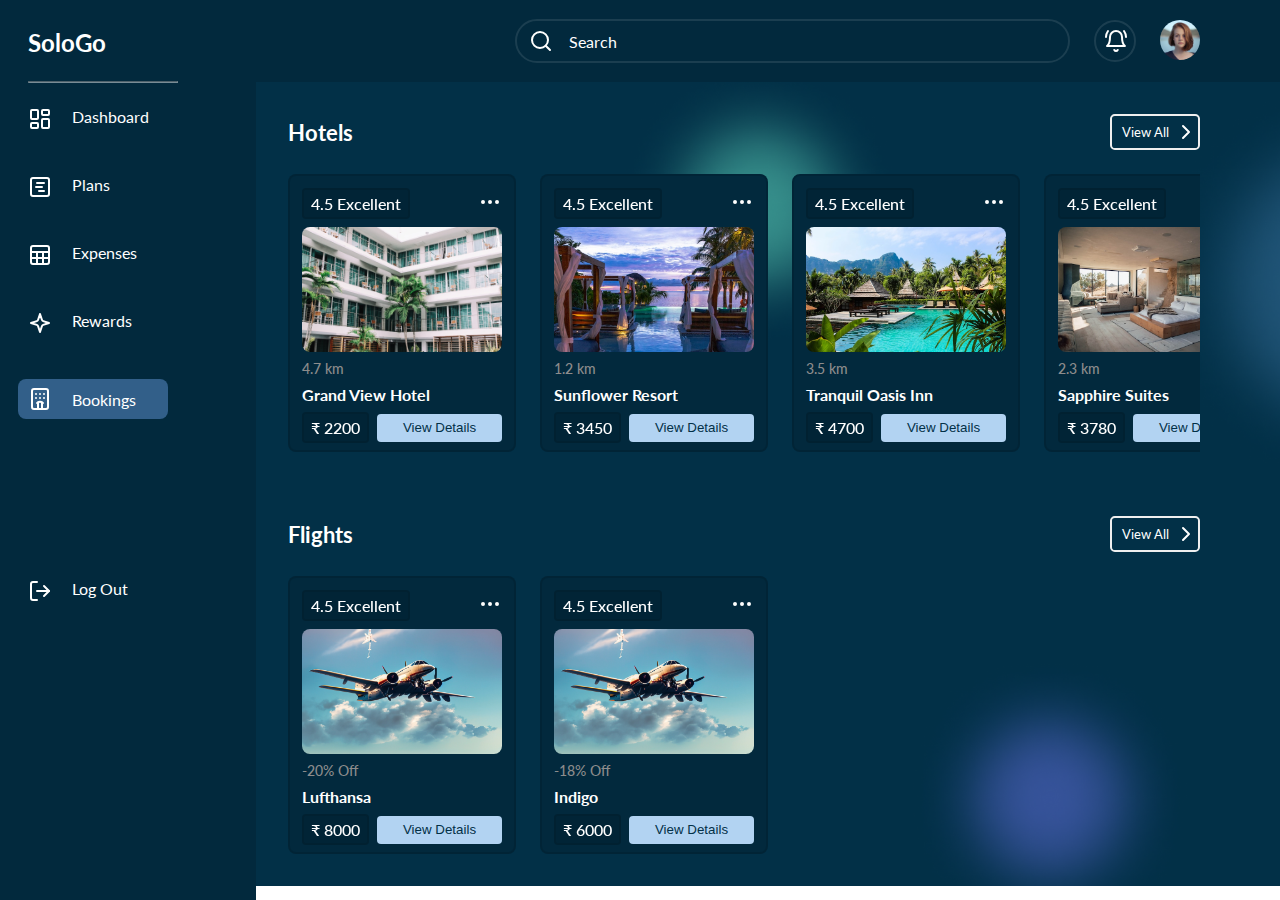
<file: booking.html>
<!DOCTYPE html>
<html lang="en">

<head>
    <meta charset="UTF-8">
    <meta name="viewport" content="width=device-width, initial-scale=1.0">
    <title>Document</title>
    <link rel="stylesheet" href="./styles/LogoutPopup.css">
    <link rel="stylesheet" href="./styles/booking.css">
    <link rel="stylesheet" href="./styles/sidebar.css">
    <link rel="stylesheet" href="./styles/responsivesidebar.css">
    <!-- aos -->
    <link href="https://unpkg.com/aos@2.3.1/dist/aos.css" rel="stylesheet">
</head>

<body>
    <script src="https://unpkg.com/aos@2.3.1/dist/aos.js"></script>
    <script>
        AOS.init();
    </script>
    <!-- aos -->
    <section>
        <div class="sidebar" data-aos="fade-right" data-aos-duration="1000">
            <div class="dashboard-logo">
                <h2><a href="index.html">SoloGo</a></h2>
                <hr>
            </div>
            <div class="dashboard-sidebar">
                <div class="text-with-icon">
                    <a href="Dashboard.html"><img src="./icons/dashboard.svg" alt=""></a>
                    <p><a href="Dashboard.html">Dashboard</a></p>
                </div>
                <div class="text-with-icon">
                    <a href="Plan.html"><img src="./icons/plan.svg" alt=""></a>
                    <p><a href="Plan.html">Plans</a></p>
                </div>
                <div class="text-with-icon">
                    <a href="Expense.html"><img src="./icons/sheet.svg" alt=""></a>
                    <p><a href="Expense.html">Expenses</a></p>
                </div>
                <div class="text-with-icon">
                    <a href="Rewards.html"><img src="./icons/sparkle.svg" alt=""></a>
                    <p><a href="Rewards.html">Rewards</a></p>
                </div>
                <div class="text-with-icon">
                    <a href="booking.html">
                        <div class="dashboard-highlight">
                        <img src="./icons/hotel.svg" alt="">
                        <p>Bookings</p>
                    </div></a>
                </div>
            </div>
            <div class="dashboard-logout">
                <div class="text-with-icon">
                    <a href="#" id="logoutLinkimg"><img src="./icons/log-out.svg" alt=""></a>
                    <p><a href="#" id="logoutLink">Log Out</a></p>
                </div>
            </div>
        </div>
    </section>
    <section>
        <div class="dashboard-search" data-aos="fade-down" data-aos-duration="1000">
            <form action="">
                <img src="./icons/search.svg" alt="">
                <input type="search" name="" placeholder="Search" id="mainsearch">
            </form>
            <div class="search-right">
                <div class="dashboard-noti">
                    <img src="./icons/bell.svg" alt="">
                </div>
                <a href="profile.html"><div class="dashboard-profile"></div></a>
            </div>
        </div>
    </section>
    <section class="booking-main">
        <div class="booking-top">
            <h2>Hotels</h2>
            <button class="booking-btn-outline">View All <img src="./icons/rightarrow.svg" alt=""></button>
        </div>
        <div class="booking-card-content">
            <div class="booking-card">
                <div class="booking-card-top">
                    <div class="bcard-top">
                            <span class="bcard-tag">4.5 Excellent</span>
                        <div class="bcard-option">
                            <img src="./icons/3dot.svg" alt="">
                        </div>
                    </div>
                </div>
                <div class="bcard-img"></div>
                <div class="bcard-content">
                    <p>4.7 km</p>
                    <h2>Grand View Hotel</h2>
                    <div class="bcard-btntag">
                        <span class="bcard-tag">&#8377 2200</span>
                        <button class="dbtn-main">View Details</button>
                    </div>
                </div>
            </div>
            <!-- booking card 2 -->
            <div class="booking-card">
                <div class="booking-card-top">
                    <div class="bcard-top">
                        <span class="bcard-tag">4.5 Excellent</span>
                        <div class="bcard-option">
                            <img src="./icons/3dot.svg" alt="">
                        </div>
                    </div>
                </div>
                <div class="bcard-img"></div>
                <div class="bcard-content">
                    <p>1.2 km</p>
                    <h2>Sunflower Resort</h2>
                    <div class="bcard-btntag">
                        <span class="bcard-tag">&#8377 3450</span>
                        <button class="dbtn-main">View Details</button>
                    </div>
                </div>
            </div>
            <!-- card 3 -->
            <div class="booking-card">
                <div class="booking-card-top">
                    <div class="bcard-top">
                        <span class="bcard-tag">4.5 Excellent</span>
                        <div class="bcard-option">
                            <img src="./icons/3dot.svg" alt="">
                        </div>
                    </div>
                </div>
                <div class="bcard-img"></div>
                <div class="bcard-content">
                    <p>3.5 km</p>
                    <h2>Tranquil Oasis Inn</h2>
                    <div class="bcard-btntag">
                        <span class="bcard-tag">&#8377 4700</span>
                        <button class="dbtn-main">View Details</button>
                    </div>
                </div>
            </div>
            <div class="booking-card">
                <div class="booking-card-top">
                    <div class="bcard-top">
                        <span class="bcard-tag">4.5 Excellent</span>
                        <div class="bcard-option">
                            <img src="./icons/3dot.svg" alt="">
                        </div>
                    </div>
                </div>
                <div class="bcard-img"></div>
                <div class="bcard-content">
                    <p>2.3 km</p>
                    <h2>Sapphire Suites</h2>
                    <div class="bcard-btntag">
                        <span class="bcard-tag">&#8377 3780</span>
                        <button class="dbtn-main">View Details</button>
                    </div>
                </div>
            </div>
            <!-- card 5 -->
            <div class="booking-card">
                <div class="booking-card-top">
                    <div class="bcard-top">
                        <span class="bcard-tag">4.5 Excellent</span>
                        <div class="bcard-option">
                            <img src="./icons/3dot.svg" alt="">
                        </div>
                    </div>
                </div>
                <div class="bcard-img"></div>
                <div class="bcard-content">
                    <p>1.2 km</p>
                    <h2>Ocean Breeze Inn</h2>
                    <div class="bcard-btntag">
                        <span class="bcard-tag">&#8377 3655</span>
                        <button class="dbtn-main">View Details</button>
                    </div>
                </div>
            </div>
        </div>
    </section>
    <section class="booking-main">
        <div class="booking-top">
            <h2>Flights</h2>
            <button class="booking-btn-outline">View All <img src="./icons/rightarrow.svg" alt=""></button>
        </div>
        <div class="booking-card-content">
            <div class="booking-card">
                <div class="booking-card-top">
                    <div class="bcard-top">
                        <span class="bcard-tag ">4.5 Excellent</span>
                        <div class="bcard-option">
                            <img src="./icons/3dot.svg" alt="">
                        </div>
                    </div>
                </div>
                <div class="bcard-img" id="bflight"></div>
                <div class="bcard-content">
                    <p>-20% Off</p>
                    <h2>Lufthansa</h2>
                    <div class="bcard-btntag">
                        <span class="bcard-tag">&#8377 8000</span>
                        <button class="dbtn-main">View Details</button>
                    </div>
                </div>
            </div>
            <div class="booking-card">
                <div class="booking-card-top">
                    <div class="bcard-top">
                        <span class="bcard-tag ">4.5 Excellent</span>
                        <div class="bcard-option">
                            <img src="./icons/3dot.svg" alt="">
                        </div>
                    </div>
                </div>
                <div class="bcard-img" id="bflight"></div>
                <div class="bcard-content">
                    <p>-18% Off</p>
                    <h2>Indigo</h2>
                    <div class="bcard-btntag">
                        <span class="bcard-tag">&#8377 6000</span>
                        <button class="dbtn-main">View Details</button>
                    </div>
                </div>
            </div>
        </div>
    </section>
    <div class="modal" id="logoutModal">
        <div class="modal-content">
          <p>Are you sure you want to logout?</p>
          <div class="modal-buttons">
            <button id="logoutButton">Logout</button>
            <button id="cancelButton">Cancel</button>
          </div>
        </div>
      </div>
      <script src="./script/LogoutPopup.js"></script>
</body>
</html>
</file>
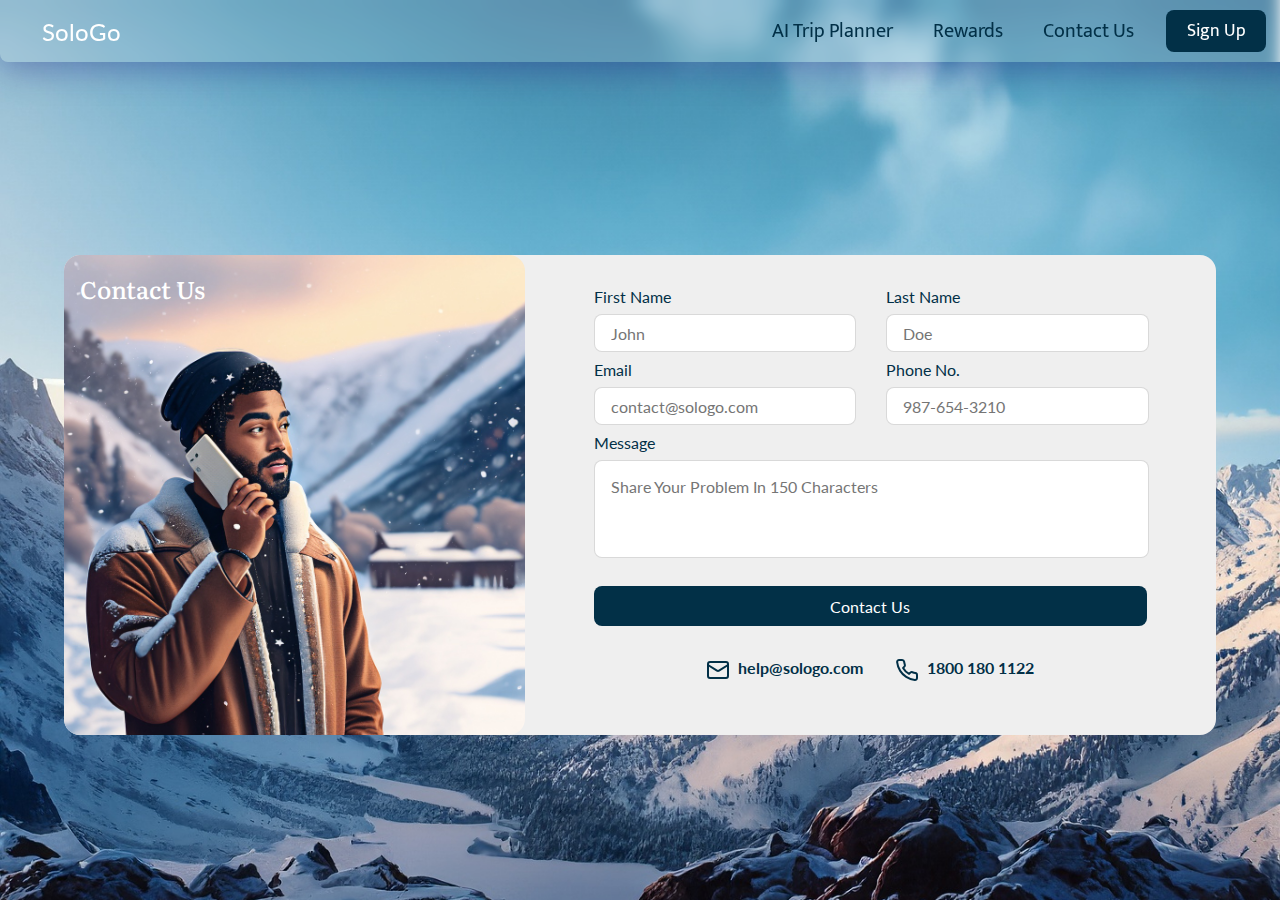
<file: ContactUs.html>
<!DOCTYPE html>
<html lang="en">

<head>
  <meta charset="UTF-8">
  <meta http-equiv="X-UA-Compatible" content="IE=edge">
  <meta name="viewport" content="width=device-width, initial-scale=1.0">
  <title>contact us page</title>
  <link rel="stylesheet" href="./styles/ContactUs.css">
  <!-- <link rel="stylesheet" href="cc.css"> -->
</head>

<body>
  <nav class="navbar">
    <div class="left-navbar"><a href="/">SoloGo</a></div>
    <div class="right-navbar">
      <div class="left-navsec">
        <p><a href="login.html">AI Trip Planner</a></p>
          <p><a href="login.html">Rewards</a></p>
          <p><a href="ContactUs.html">Contact Us</a></p>
      </div>
      <div class="right-navsec">
        <button class="btn-primary"><a href="signup.html">Sign Up</a></button>
      </div>
    </div>
  </nav>
  <div class="contact-container">
    <div class="left">
      <h2>Contact Us</h2>
    </div>

    <div class="right">
      <div class="form-container">
        <form action="">
          <div class="row1">
            <div class="field">
              <p>First Name</p>
              <input type="text" name="" id="" placeholder="John">
            </div>
            <div class="field">
              <p>Last Name</p>
              <input type="text" name="" id="" placeholder="Doe">
            </div>
          </div>
          <div class="row2">
            <div class="field">
              <p>Email</p>
              <input type="email" name="" id="" placeholder="contact@sologo.com">
            </div>
            <div class="field">
              <p>Phone No.</p>
              <input type="tel" pattern="[0-9]{3}-[0-9]{3}-[0-9]{4} name="" id="" placeholder="987-654-3210">
            </div>
          </div>
          <div class="row3">
            <p>Message</p>
            <textarea name="" id="" cols="30" rows="10" maxlength="150" placeholder="Share your problem in 150 Characters"></textarea>
          </div>
          <button type="submit">Contact Us</button>
        </form>
        <div class="contact-sec">
          <div class="contact-mail">
            <img src="./icons/email.svg" alt="">
            <p>help@sologo.com</p>
          </div>
          <div class="contact-phone">
            <img src="./icons/phone.svg" alt="">
            <p>1800 180 1122</p>
          </div>
        </div>
      </div>
    </div>
  </div>
</body>

</html>
</file>
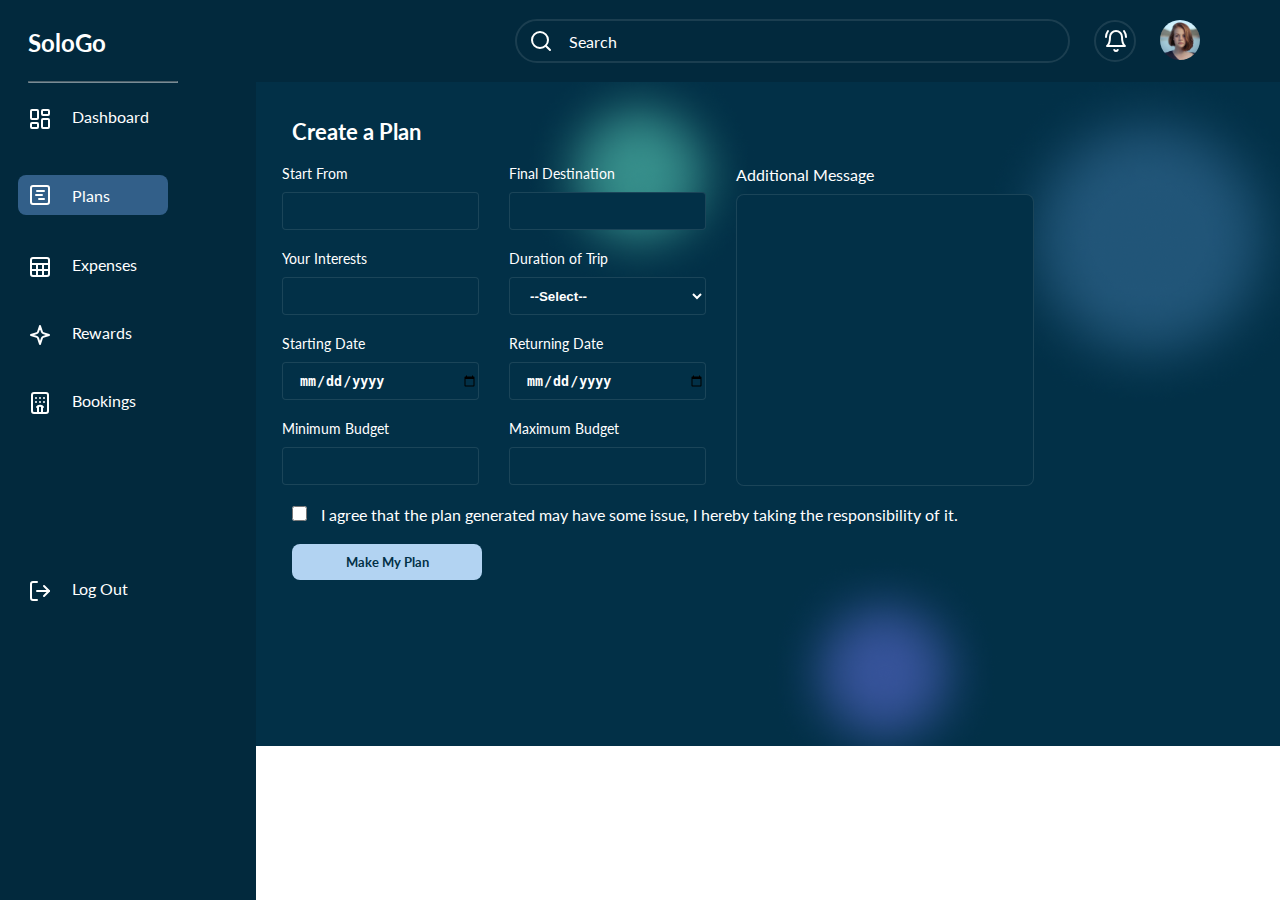
<file: CreatePlan.html>
<!DOCTYPE html>
<html lang="en">
<head>
    <meta charset="UTF-8">
    <meta name="viewport" content="width=device-width, initial-scale=1.0">
    <title>Document</title>
    <link rel="stylesheet" href="./styles/LogoutPopup.css">
    <link rel="stylesheet" href="./styles/sidebar.css">
    <link rel="stylesheet" href="./styles/responsivesidebar.css">
    <link rel="stylesheet" href="./styles/CreatePlan.css">  
    <!-- aos -->
    <link href="https://unpkg.com/aos@2.3.1/dist/aos.css" rel="stylesheet">
    
</head>
<body>
    <script src="https://unpkg.com/aos@2.3.1/dist/aos.js"></script>
    <script>
        AOS.init();
    </script>
    <!-- aos -->
    <section>
        <div class="sidebar" data-aos="fade-right" data-aos-duration="1000">
            <div class="dashboard-logo">
                <h2><a href="index.html">SoloGo</a></h2>
                <hr>
            </div>
            <div class="dashboard-sidebar">
                <div class="text-with-icon">
                    <a href="Dashboard.html"><img src="./icons/dashboard.svg" alt=""></a>
                    <a href="Dashboard.html">
                        <p>Dashboard</p>
                    </a>
                </div>
                <div class="text-with-icon">
                    <a href="Plan.html"><div class="dashboard-highlight">
                        <img src="./icons/plan.svg" alt="">
                        <p>Plans</p>
                    </div></a>
                </div>
                <div class="text-with-icon">
                    <a href="Expense.html"><img src="./icons/sheet.svg" alt=""></a>
                    <p><a href="Expense.html">Expenses</a></p>
                </div>
                <div class="text-with-icon">
                    <a href="Rewards.html"><img src="./icons/sparkle.svg" alt=""></a>
                    <p><a href="Rewards.html">Rewards</a></p>
                </div>
                <div class="text-with-icon">
                    <a href="booking.html"><img src="./icons/hotel.svg" alt=""></a>
                    <p><a href="booking.html">Bookings</a></p>
                </div>
            </div>
            <div class="dashboard-logout">
                <div class="text-with-icon">
                    <a href="#" id="logoutLinkimg"><img src="./icons/log-out.svg" alt=""></a>
                    <p><a href="#" id="logoutLink">Log Out</a></p>
                </div>
            </div>
        </div>
    </section> 
    <section>
        <div class="dashboard-search" data-aos="fade-down" data-aos-duration="1000">
            <form action="">
                <img src="./icons/search.svg" alt="">
                <input type="search" name="" placeholder="Search" id="mainsearch">
            </form>
            <div class="search-right">
                <div class="dashboard-noti">
                    <img src="./icons/bell.svg" alt="">
                </div>
                <a href="profile.html"><div class="dashboard-profile"></div></a>
            </div>
        </div>
    </section>
    <section class="create-plan-form">
        <div class="form">
            <form action="">
                <h2>Create a Plan</h2>
                <div class="form-text">
                    <div class="first-col">
                        <div class="start">
                            <label for="strt">Start From</label>
                            <input type="text" id="strt">
                        </div>
                        <div class="interest">
                            <label for="inter">Your Interests</label>
                            <input type="text" id="inter">
                        </div>
                        <div class="start-date">
                            <label for="srt">Starting Date</label>
                            <input type="date" id="srt">
                        </div>
                        <div class="min-budget">
                            <label for="miniBudget">Minimum Budget</label>
                            <input type="tel" id="miniBudget">
                        </div>
                    </div>
                    
                    <div class="second-col">
                        <div class="final">
                            <label for="fnl">Final Destination</label>
                            <input type="text" id="fnl">
                        </div>
                        <div class="duration">
                            <label for="dur">Duration of Trip</label>
                            <select name="select" id="dur">
                                <!-- <option value="sel">--select--</option> -->
                                <option value="" selected disabled >--Select--</option>
                                <option value="1">1 Days</option>
                                <option value="2">2 Days</option>
                                <option value="3">3 Days</option>
                                <option value="4">4 Days</option>
                                <option value="5">5 Days</option>
                                <option value="6">6 Days</option>
                                <option value="7">7 Days</option>
                                <option value="8">8 Days</option>
                                <option value="9">9 Days</option>
                                <option value="10">10 Days</option>
                            </select>
                        </div>
                        <div class="return-date">
                            <label for="rtn">Returning Date</label>
                            <input type="date" id="rtn">
                        </div>
                        <div class="max-budget">
                            <label for="maxBudget">Maximum Budget</label>
                            <input type="tel" id="maxBudget">
                        </div>
                    </div>
                    <div class="third-col">
                        <label for="add-msg">Additional Message</label>
                        <textarea name="" id="add-msg" cols="30" rows="10"></textarea>
                    </div>
                </div>
            </form>
            <div class="condition">
                <div class="check">
                    <input type="checkbox" id="chck">
                    <label for="chck">I agree that the plan generated may have some issue, I hereby taking the responsibility of it.</label>
                </div>
                <a href="Plan.html"><button>Make My Plan</button></a>
            </div>
        </div>  
    </section>
    <div class="modal" id="logoutModal">
        <div class="modal-content">
          <p>Are you sure you want to logout?</p>
          <div class="modal-buttons">
            <button id="logoutButton">Logout</button>
            <button id="cancelButton">Cancel</button>
          </div>
        </div>
      </div>
      <script src="./script/LogoutPopup.js"></script>
</body>
</html>
</file>
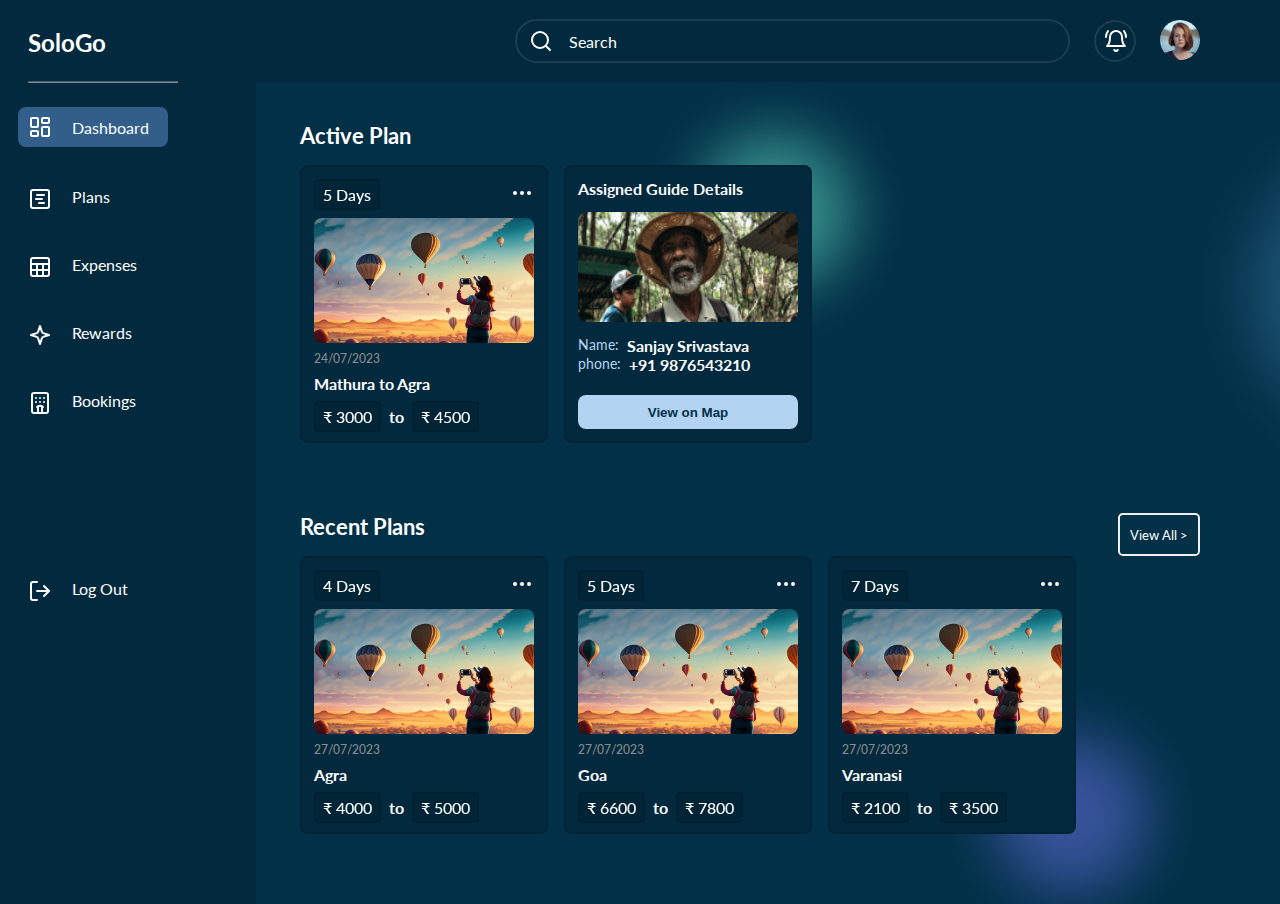
<file: Dashboard.html>
<!DOCTYPE html>
<html lang="en">

<head>
    <meta charset="UTF-8">
    <meta name="viewport" content="width=device-width, initial-scale=1.0">
    <title>SoloGo</title>
    <link rel="stylesheet" href="./styles/LogoutPopup.css">
    <link rel="stylesheet" href="./styles/style.css">
    <link rel="stylesheet" href="./styles/sidebar.css">
    <link rel="stylesheet" href="./styles/responsivesidebar.css">
    <link href="https://unpkg.com/aos@2.3.1/dist/aos.css" rel="stylesheet">

</head>

<body>
    <script src="https://unpkg.com/aos@2.3.1/dist/aos.js"></script>
    <script>
        AOS.init();
    </script>
    <!-- aos -->
    <section>
        <div class="sidebar" data-aos="fade-right" data-aos-duration="1000">
            <div class="dashboard-logo">
                <h2><a href="index.html">SoloGo</a></h2>
                <hr>
            </div>
            <div class="dashboard-sidebar ">
                <div class="text-with-icon">
                    <a href="Dashboard.html">
                        <div class="dashboard-highlight">
                            <img src="./icons/dashboard.svg" alt="">
                            <p>Dashboard</p>
                        </div>
                    </a>
                </div>
                <div class="text-with-icon">
                    <a href="Plan.html"><img src="./icons/plan.svg" alt=""></a>
                    <p><a href="Plan.html">Plans</a></p>
                </div>
                <div class="text-with-icon">
                    <a href="Expense.html"><img src="./icons/sheet.svg" alt=""></a>
                    <p><a href="Expense.html">Expenses</a></p>
                </div>
                <div class="text-with-icon">
                    <a href="Rewards.html"><img src="./icons/sparkle.svg" alt=""></a>
                    <p><a href="Rewards.html">Rewards</a></p>
                </div>
                <div class="text-with-icon">
                    <a href="booking.html"><img src="./icons/hotel.svg" alt=""></a>
                    <p><a href="booking.html">Bookings</a></p>
                </div>
            </div>
            <div class="dashboard-logout">
                <div class="text-with-icon">
                    <a href="#" id="logoutLinkimg"><img src="./icons/log-out.svg" alt=""></a>
                    <p><a href="#" id="logoutLink">Log Out</a></p>
                </div>
            </div>
        </div>
    </section>
    <section>
        <div class="dashboard-search" data-aos="fade-down" data-aos-duration="1000">
            <form action="">
                <img src="./icons/search.svg" alt="">
                <input type="search" name="" placeholder="Search" id="mainsearch">
            </form>
            <div class="search-right">
                <div class="dashboard-noti">
                    <img src="./icons/bell.svg" alt="">
                </div>
                <a href="profile.html">
                    <div class="dashboard-profile"></div>
                </a>
            </div>
        </div>
    </section>
    <section id="plan">
        <p id="active-plan-heading">Active Plan</p>
        <div class="container">
            <!-- <div id="activeplans" > -->
            <div class="container">
                <div class="booking-card">
                    <div class="booking-card-top">
                        <div class="bcard-top">
                            <span class="bcard-tag">5 Days</span>
                            <div class="bcard-option">
                                <img src="./icons/3dot.svg" alt="">
                            </div>
                        </div>
                    </div>
                    <div class="bcard-img"></div>
                    <div class="bcard-content">
                        <p>24/07/2023</p>
                        <h2>Mathura to Agra</h2>
                        <div class="bcard-btntag">
                            <span class="bcard-tag">&#8377 3000</span> to <span class="bcard-tag">&#8377 4500</span>
                        </div>
                    </div>
                </div>
            </div>
            <div class="guide">
                <div class="guide-subheading">
                    <p>Assigned Guide Details</p>
                </div>
                <div class="guide-img">
                    <img src="./Assets/guide.png" alt="">
                </div>
                <div class="guide-details">
                    <p><span>Name:</span>Sanjay Srivastava</p>
                    <p><span>phone:</span>+91 9876543210</p>
                </div>
                <div class="guide-btn">
                    <a href=""><button>View on Map</button></a>
                </div>
            </div>
        </div>
    </section>
    <section id="plan">
        <div class="head">
            <p>Recent Plans</p>
            <button class="view">View All ></button>
        </div>
        <div class="container">
            <div class="booking-card">
                <div class="booking-card-top">
                    <div class="bcard-top">
                        <span class="bcard-tag">4 Days</span>
                        <div class="bcard-option">
                            <img src="./icons/3dot.svg" alt="">
                        </div>
                    </div>
                </div>
                <div class="bcard-img"></div>
                <div class="bcard-content">
                    <p>27/07/2023</p>
                    <h2>Agra</h2>
                    <div class="bcard-btntag">
                        <span class="bcard-tag">&#8377 4000</span> to <span class="bcard-tag">&#8377 5000</span>
                    </div>
                </div>
            </div>
            <!-- new card -->
            <div class="booking-card">
                <div class="booking-card-top">
                    <div class="bcard-top">
                        <span class="bcard-tag">5 Days</span>
                        <div class="bcard-option">
                            <img src="./icons/3dot.svg" alt="">
                        </div>
                    </div>
                </div>
                <div class="bcard-img"></div>
                <div class="bcard-content">
                    <p>27/07/2023</p>
                    <h2>Goa</h2>
                    <div class="bcard-btntag">
                        <span class="bcard-tag">&#8377 6600</span> to <span class="bcard-tag">&#8377 7800</span>
                    </div>
                </div>
            </div>
            <div class="booking-card">
                <div class="booking-card-top">
                    <div class="bcard-top">
                        <span class="bcard-tag">7 Days</span>
                        <div class="bcard-option">
                            <img src="./icons/3dot.svg" alt="">
                        </div>
                    </div>
                </div>
                <div class="bcard-img"></div>
                <div class="bcard-content">
                    <p>27/07/2023</p>
                    <h2>Varanasi</h2>
                    <div class="bcard-btntag">
                        <span class="bcard-tag">&#8377 2100</span> to <span class="bcard-tag">&#8377 3500</span>
                    </div>
                </div>
            </div>
        </div>
    </section>
    <div class="modal" id="logoutModal">
        <div class="modal-content">
          <p>Are you sure you want to logout?</p>
          <div class="modal-buttons">
            <button id="logoutButton">Logout</button>
            <button id="cancelButton">Cancel</button>
          </div>
        </div>
      </div>
      <script src="./script/LogoutPopup.js"></script>
</body>

</html>
</file>
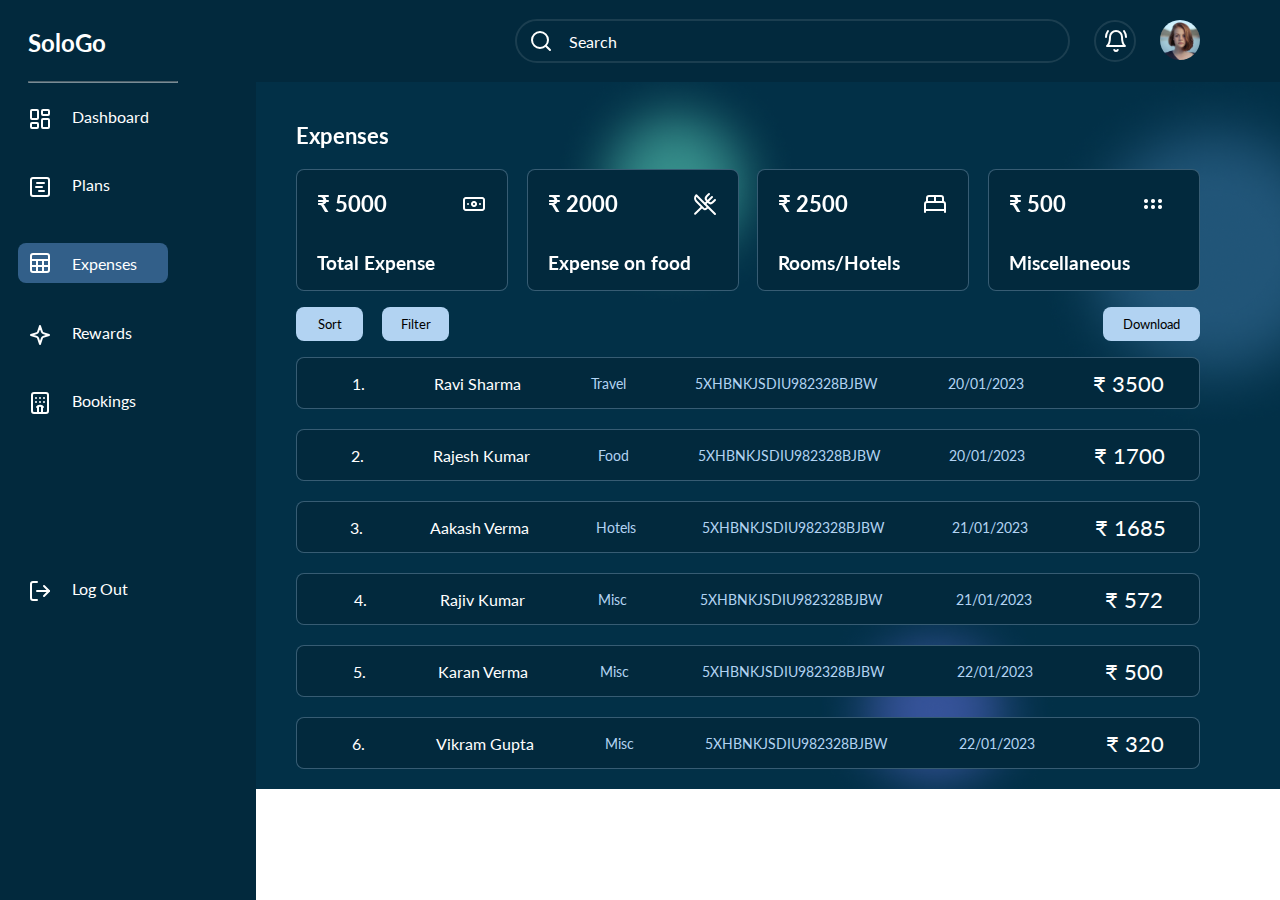
<file: Expense.html>
<!DOCTYPE html>
<html lang="en">

<head>
    <meta charset="UTF-8">
    <meta name="viewport" content="width=device-width, initial-scale=1.0">
    <title>Document</title>
    <link rel="stylesheet" href="./styles/LogoutPopup.css">
    <link rel="stylesheet" href="./styles/Expense.css">
    <link rel="stylesheet" href="styles/sidebar.css">
    <link rel="stylesheet" href="./styles/responsivesidebar.css">
    <link href="https://unpkg.com/aos@2.3.1/dist/aos.css" rel="stylesheet">

</head>

<body>
    <script src="https://unpkg.com/aos@2.3.1/dist/aos.js"></script>
    <script>
        AOS.init();
    </script>
    <!-- aos -->
    <section>
        <div class="sidebar" data-aos="fade-right" data-aos-duration="1000">
            <div class="dashboard-logo">
                <a href="index.html"><h2>SoloGo</h2></a>
                <hr>
            </div>
            <div class="dashboard-sidebar">
                <div class="text-with-icon">
                    <a href="Dashboard.html"><img src="./icons/dashboard.svg" alt=""></a>
                    <p><a href="Dashboard.html">Dashboard</a></p>
                </div>
                <div class="text-with-icon">
                    <a href="Plan.html"><img src="./icons/plan.svg" alt=""></a>
                    <p><a href="Plan.html">Plans</a></p>
                </div>
                <div class="text-with-icon">
                    <a href="Expense.html">
                        <div class="dashboard-highlight">
                            <img src="./icons/sheet.svg" alt="">
                            <p>Expenses</p>
                        </div>
                    </a>
                </div>
                <div class="text-with-icon">
                    <a href="Rewards.html"><img src="./icons/sparkle.svg" alt=""></a>
                    <p><a href="Rewards.html">Rewards</a></p>
                </div>
                <div class="text-with-icon">
                    <a href="booking.html"><img src="./icons/hotel.svg" alt=""></a>
                    <p><a href="booking.html">Bookings</a></p>
                </div>
            </div>
            <div class="dashboard-logout">
                <div class="text-with-icon">
                    <a href="#" id="logoutLinkimg"><img src="./icons/log-out.svg" alt=""></a>
                    <p><a href="#" id="logoutLink">Log Out</a></p>
                </div>
            </div>
        </div>
    </section>
    <section>
        <div class="dashboard-search" data-aos="fade-down" data-aos-duration="1000">
            <form action="">
                <img src="./icons/search.svg" alt="">
                <input type="search" name="" placeholder="Search" id="mainsearch">
            </form>
            <div class="search-right">
                <div class="dashboard-noti">
                    <a href="#"><img src="./icons/bell.svg" alt=""></a>
                </div>
                <a href="profile.html">
                    <div class="dashboard-profile"></div>
                </a>
            </div>
        </div>
    </section>
    <section>
        <div class="expense">
            <h2 data-aos="fade-right" data-aos-duration="800">Expenses</h2>
            <div class="tabs">
                <div class="first-tab" data-aos="zoom-in" data-aos-duration="800">
                    <div class="amount">
                        <!-- <img src="Assets/indian-rupee.png" alt=""> -->
                        <h4>&#8377 5000</h4>
                        <img src="Assets/banknote.png" alt="">
                    </div>
                    <h3>Total Expense</h3>
                </div>
                <div class="second-tab" data-aos="zoom-in" data-aos-duration="850">
                    <div class="amount">
                        <!-- <img src="Assets/indian-rupee.png" alt=""> -->
                        <h4>&#8377 2000</h4>
                        <img src="Assets/utensils-crossed.png" alt="">
                    </div>
                    <h3>Expense on food</h3>
                </div>
                <div class="third-tab" data-aos="zoom-in" data-aos-duration="900">
                    <div class="amount">
                        <!-- <img src="Assets/indian-rupee.png" alt=""> -->
                        <h4>&#8377 2500</h4>
                        <img src="Assets/bed-double.png" alt="">
                    </div>
                    <h3>Rooms/Hotels</h3>
                </div>
                <div class="fourth-tab" data-aos="zoom-in" data-aos-duration="950">
                    <div class="amount">
                        <!-- <img src="Assets/indian-rupee.png" alt=""> -->
                        <h4>&#8377 500</h4>
                        <img src="Assets/grip-horizontal.png" alt="">
                    </div>
                    <h3>Miscellaneous</h3>
                </div>
            </div>
            <div class="btns">
                <div class="change">
                    <button><a href="#">Sort</a></button>
                    <button><a href="#">Filter</a></button>
                </div>
                <div class="expense-download">
                    <button ><a href="#">Download</a></button>
                </div>
            </div>
            <div class="lists">
                <div class="one">
                    <p id="si">1.</p>
                    <p id="rcv">Ravi Sharma</p>
                    <p id="type">Travel</p>
                    <p id="noo">5XHBNKJSDIU982328BJBW</p>
                    <p id="dte">20/01/2023</p>
                    <div class="amt">
                        <!-- <img src="Assets/indian-rupee.png" alt=""> -->
                        <p>&#8377 3500</p>
                    </div>
                </div>
                <div class="two">
                    <p id="si">2.</p>
                    <p id="rcv">Rajesh Kumar</p>
                    <p id="type">Food</p>
                    <p id="noo">5XHBNKJSDIU982328BJBW</p>
                    <p id="dte">20/01/2023</p>
                    <div class="amt">
                        <!-- <img src="Assets/indian-rupee.png" alt=""> -->
                        <p>&#8377 1700</p>
                    </div>
                </div>
                <div class="three">
                    <p id="si">3.</p>
                    <p id="rcv">Aakash Verma</p>
                    <p id="type">Hotels</p>
                    <p id="noo">5XHBNKJSDIU982328BJBW</p>
                    <p id="dte">21/01/2023</p>
                    <div class="amt">
                        <!-- <img src="Assets/indian-rupee.png" alt=""> -->
                        <p>&#8377 1685</p>
                    </div>
                </div>
                <div class="four">
                    <p id="si">4.</p>
                    <p id="rcv">Rajiv Kumar</p>
                    <p id="type">Misc</p>
                    <p id="noo">5XHBNKJSDIU982328BJBW</p>
                    <p id="dte">21/01/2023</p>
                    <div class="amt">
                        <!-- <img src="Assets/indian-rupee.png" alt=""> -->
                        <p>&#8377 572</p>
                    </div>
                </div>
                <div class="five">
                    <p id="si">5.</p>
                    <p id="rcv">Karan Verma</p>
                    <p id="type">Misc</p>
                    <p id="noo">5XHBNKJSDIU982328BJBW</p>
                    <p id="dte">22/01/2023</p>
                    <div class="amt">
                        <!-- <img src="Assets/indian-rupee.png" alt=""> -->
                        <p>&#8377 500</p>
                    </div>
                </div>
                <div class="six">
                    <p id="si">6.</p>
                    <p id="rcv">Vikram Gupta</p>
                    <p id="type">Misc</p>
                    <p id="noo">5XHBNKJSDIU982328BJBW</p>
                    <p id="dte">22/01/2023</p>
                    <div class="amt">
                        <!-- <img src="Assets/indian-rupee.png" alt=""> -->
                        <p>&#8377 320</p>
                    </div>
                </div>
            </div>
        </div>
    </section>
    <div class="modal" id="logoutModal">
        <div class="modal-content">
          <p>Are you sure you want to logout?</p>
          <div class="modal-buttons">
            <button id="logoutButton">Logout</button>
            <button id="cancelButton">Cancel</button>
          </div>
        </div>
      </div>
      <script src="./script/LogoutPopup.js"></script>
</body>

</html>
</file>
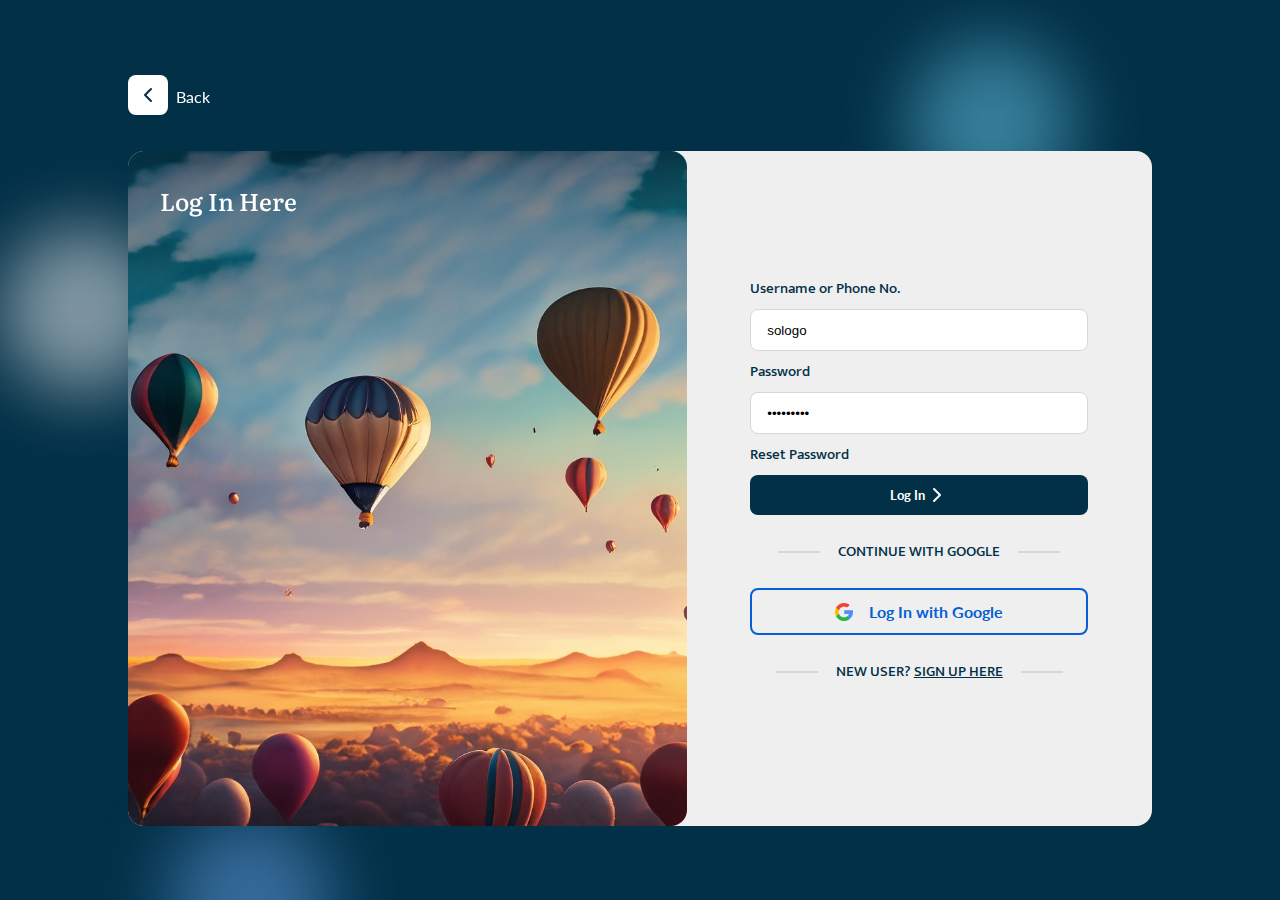
<file: login.html>
<!DOCTYPE html>
<html lang="en">
<head>
    <meta charset="UTF-8">
    <meta name="viewport" content="width=device-width, initial-scale=1.0">
    <title>SoloGo: Log In</title>
    <link rel="stylesheet" href="./styles/login.css">
    <link href="https://unpkg.com/aos@2.3.1/dist/aos.css" rel="stylesheet">
</head>
<body>
    <script src="https://unpkg.com/aos@2.3.1/dist/aos.js"></script>
    <script src="https://unpkg.com/aos@2.3.1/dist/aos.js"></script>
    <script>
        AOS.init();
      </script>
    <div class="login-container">
        <div class="login-back-btn" data-aos="fade-down" data-aos-duration="1000">
            <a href="/"><img src="./icons/leftarrowblue.svg" alt=""></a>
            <p><a href="index.html">Back</a></p>
        </div>
        <div class="login-content" >
            <div class="login-content-left" data-aos="fade-right" data-aos-duration="1000">
                <h2>Log In Here</h2>
            </div>
            <div class="login-content-right">
                <div class="login-form">
                    <form action="Dashboard.html">
                        <p for="">Username or Phone No.</p>
                        <input type="text" name="" id="" value="sologo" placeholder="Enter Username or Phone No.">
                        <p for="">Password</p>
                        <input type="password" name="" id="" value="sologo123" placeholder="Enter Password">
                        <p>Reset Password</p>
                        <a href="Dashboard.html" id="loginbtn"></a><button type="submit">Log In<img src="./icons/rightarrow.svg" alt=""></button></a>
                    </form>
                    <div class="login-line-text">
                        <hr>
                        <p>Continue with Google</p>
                        <hr>
                    </div>
                    <div class="google-signup">
                        <button><img src="./icons/google.png" alt="">Log In with Google</button>
                    </div>
                    <div class="login-line-text">
                        <hr>
                        <p>New User? <a href="signup.html">Sign Up Here</a></p>
                        <hr>
                    </div>
                </div>
            </div>
        </div>
    </div>
</body>
</html>
</file>
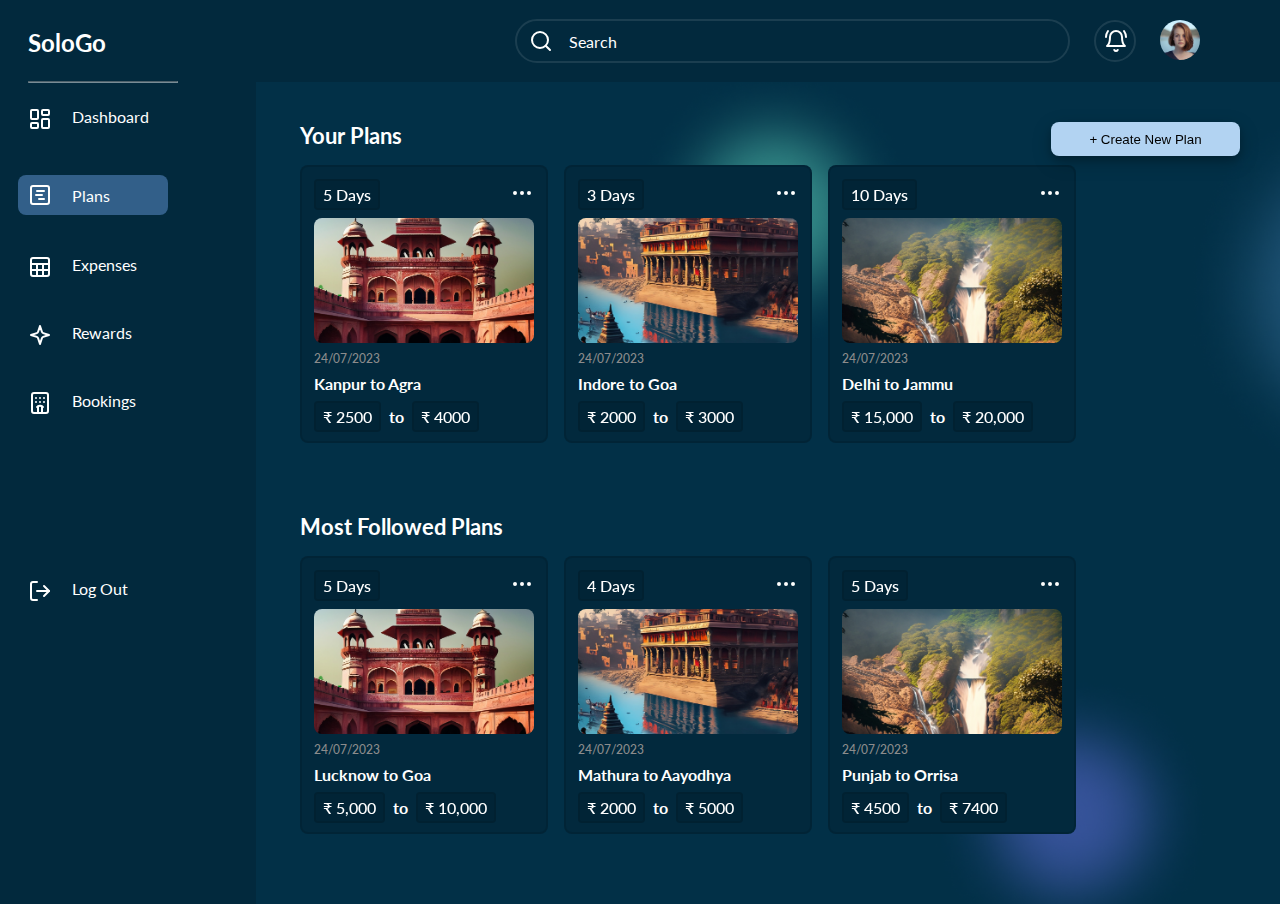
<file: Plan.html>
<!DOCTYPE html>
<html lang="en">

<head>
    <meta charset="UTF-8">
    <meta name="viewport" content="width=device-width, initial-scale=1.0">
    <title>SoloGo</title>
    <link rel="stylesheet" href="./styles/LogoutPopup.css">
    <link rel="stylesheet" href="./styles/style.css">
    <link rel="stylesheet" href="./styles/sidebar.css">
    <link rel="stylesheet" href="./styles/responsivesidebar.css">
    <!-- aos -->
    <link href="https://unpkg.com/aos@2.3.1/dist/aos.css" rel="stylesheet">

</head>

<body>
    <script src="https://unpkg.com/aos@2.3.1/dist/aos.js"></script>
    <script>
        AOS.init();
    </script>
    <!-- aos -->
    <section>
        <div class="sidebar" data-aos="fade-right" data-aos-duration="1000">
            <div class="dashboard-logo">
                <h2><a href="index.html">SoloGo</a></h2>
                <hr>
            </div>
            <div class="dashboard-sidebar">
                <div class="text-with-icon">
                    <a href="Dashboard.html"><img src="./icons/dashboard.svg" alt=""></a>
                    <a href="Dashboard.html">
                        <p>Dashboard</p>
                    </a>
                </div>
                <div class="text-with-icon">
                    <a href="Plan.html"><div class="dashboard-highlight">
                        <img src="./icons/plan.svg" alt="">
                        <p>Plans</p>
                    </div></a>
                </div>
                <div class="text-with-icon">
                    <a href="Expense.html"><img src="./icons/sheet.svg" alt=""></a>
                    <p><a href="Expense.html">Expenses</a></p>
                </div>
                <div class="text-with-icon">
                    <a href="Rewards.html"><img src="./icons/sparkle.svg" alt=""></a>
                    <p><a href="Rewards.html">Rewards</a></p>
                </div>
                <div class="text-with-icon">
                    <a href="booking.html"><img src="./icons/hotel.svg" alt=""></a>
                    <p><a href="booking.html">Bookings</a></p>
                </div>
            </div>
            <div class="dashboard-logout">
                <div class="text-with-icon">
                    <a href="#" id="logoutLinkimg"><img src="./icons/log-out.svg" alt=""></a>
                    <p><a href="#" id="logoutLink">Log Out</a></p>
                </div>
            </div>
        </div>
    </section>
    <section>
        <div class="dashboard-search" data-aos="fade-down" data-aos-duration="1000">
            <form action="">
                <img src="./icons/search.svg" alt="">
                <input type="search" name="" placeholder="Search" id="mainsearch">
            </form>
            <div class="search-right">
                <div class="dashboard-noti">
                    <img src="./icons/bell.svg" alt="">
                </div>
                <a href="profile.html">
                    <div class="dashboard-profile"></div>
                </a>
            </div>
        </div>
    </section>
    <section id="plan">
        <div class="head">
            <p>Your Plans</p>
            <a href="CreatePlan.html" data-aos="fade-left" data-aos-duration="1000"><button class="newplan">+ Create New
                    Plan</button></a>
        </div>
        <div class="container">
            <a href="planClickedPage.html">
                <div class="booking-card">
                    <div class="booking-card-top">
                        <div class="bcard-top">
                            <span class="bcard-tag">5 Days</span>
                            <div class="bcard-option">
                                <img src="./icons/3dot.svg" alt="">
                            </div>
                        </div>
                    </div>
                    <div class="bcard-img" id="p1"></div>
                    <div class="bcard-content">
                        <p>24/07/2023</p>
                        <h2>Kanpur to Agra</h2>
                        <div class="bcard-btntag">
                            <span class="bcard-tag">&#8377 2500</span> to <span class="bcard-tag">&#8377 4000</span>
                        </div>
                    </div>
                </div>
            </a>
            <!-- new card -->
            <a href="planClickedPage.html">
                <div class="booking-card">
                    <div class="booking-card-top">
                        <div class="bcard-top">
                            <span class="bcard-tag">3 Days</span>
                            <div class="bcard-option">
                                <img src="./icons/3dot.svg" alt="">
                            </div>
                        </div>
                    </div>
                    <div class="bcard-img" id="p2"></div>
                    <div class="bcard-content">
                        <p>24/07/2023</p>
                        <h2>Indore to Goa</h2>
                        <div class="bcard-btntag">
                            <span class="bcard-tag">&#8377 2000</span> to <span class="bcard-tag">&#8377 3000</span>
                        </div>
                    </div>
                </div>
            </a>
            <a href="planClickedPage.html">
                <div class="booking-card">
                    <div class="booking-card-top">
                        <div class="bcard-top">
                            <span class="bcard-tag">10 Days</span>
                            <div class="bcard-option">
                                <img src="./icons/3dot.svg" alt="">
                            </div>
                        </div>
                    </div>
                    <div class="bcard-img" id="p3"></div>
                    <div class="bcard-content">
                        <p>24/07/2023</p>
                        <h2>Delhi to Jammu</h2>
                        <div class="bcard-btntag">
                            <span class="bcard-tag">&#8377 15,000</span> to <span class="bcard-tag">&#8377 20,000</span>
                        </div>
                    </div>
                </div>
            </a>
        </div>
    </section>
    <section id="plan">
        <div class="head">
            <p>Most Followed Plans</p>
        </div>
        <div class="container">
            <a href="planClickedPage.html">
                <div class="booking-card">
                    <div class="booking-card-top">
                        <div class="bcard-top">
                            <span class="bcard-tag">5 Days</span>
                            <div class="bcard-option">
                                <img src="./icons/3dot.svg" alt="">
                            </div>
                        </div>
                    </div>
                    <div class="bcard-img" id="p1"></div>
                    <div class="bcard-content">
                        <p>24/07/2023</p>
                        <h2>Lucknow to Goa</h2>
                        <div class="bcard-btntag">
                            <span class="bcard-tag">&#8377 5,000</span> to <span class="bcard-tag">&#8377 10,000</span>
                        </div>
                    </div>
                </div>
            </a>
            <!-- new card -->
            <a href="planClickedPage.html">
                <div class="booking-card">
                    <div class="booking-card-top">
                        <div class="bcard-top">
                            <span class="bcard-tag">4 Days</span>
                            <div class="bcard-option">
                                <img src="./icons/3dot.svg" alt="">
                            </div>
                        </div>
                    </div>
                    <div class="bcard-img" id="p2"></div>
                    <div class="bcard-content">
                        <p>24/07/2023</p>
                        <h2>Mathura to Aayodhya</h2>
                        <div class="bcard-btntag">
                            <span class="bcard-tag">&#8377 2000</span> to <span class="bcard-tag">&#8377 5000</span>
                        </div>
                    </div>
                </div>
            </a>
            <a href="planClickedPage.html">
                <div class="booking-card">
                    <div class="booking-card-top">
                        <div class="bcard-top">
                            <span class="bcard-tag">5 Days</span>
                            <div class="bcard-option">
                                <img src="./icons/3dot.svg" alt="">
                            </div>
                        </div>
                    </div>
                    <div class="bcard-img" id="p3"></div>
                    <div class="bcard-content">
                        <p>24/07/2023</p>
                        <h2>Punjab to Orrisa</h2>
                        <div class="bcard-btntag">
                            <span class="bcard-tag">&#8377 4500</span> to <span class="bcard-tag">&#8377 7400</span>
                        </div>
                    </div>
                </div>
            </a>
        </div>
    </section>
    <div class="modal" id="logoutModal">
        <div class="modal-content">
          <p>Are you sure you want to logout?</p>
          <div class="modal-buttons">
            <button id="logoutButton">Logout</button>
            <button id="cancelButton">Cancel</button>
          </div>
        </div>
      </div>
      <script src="./script/LogoutPopup.js"></script>
</body>

</html>
</file>
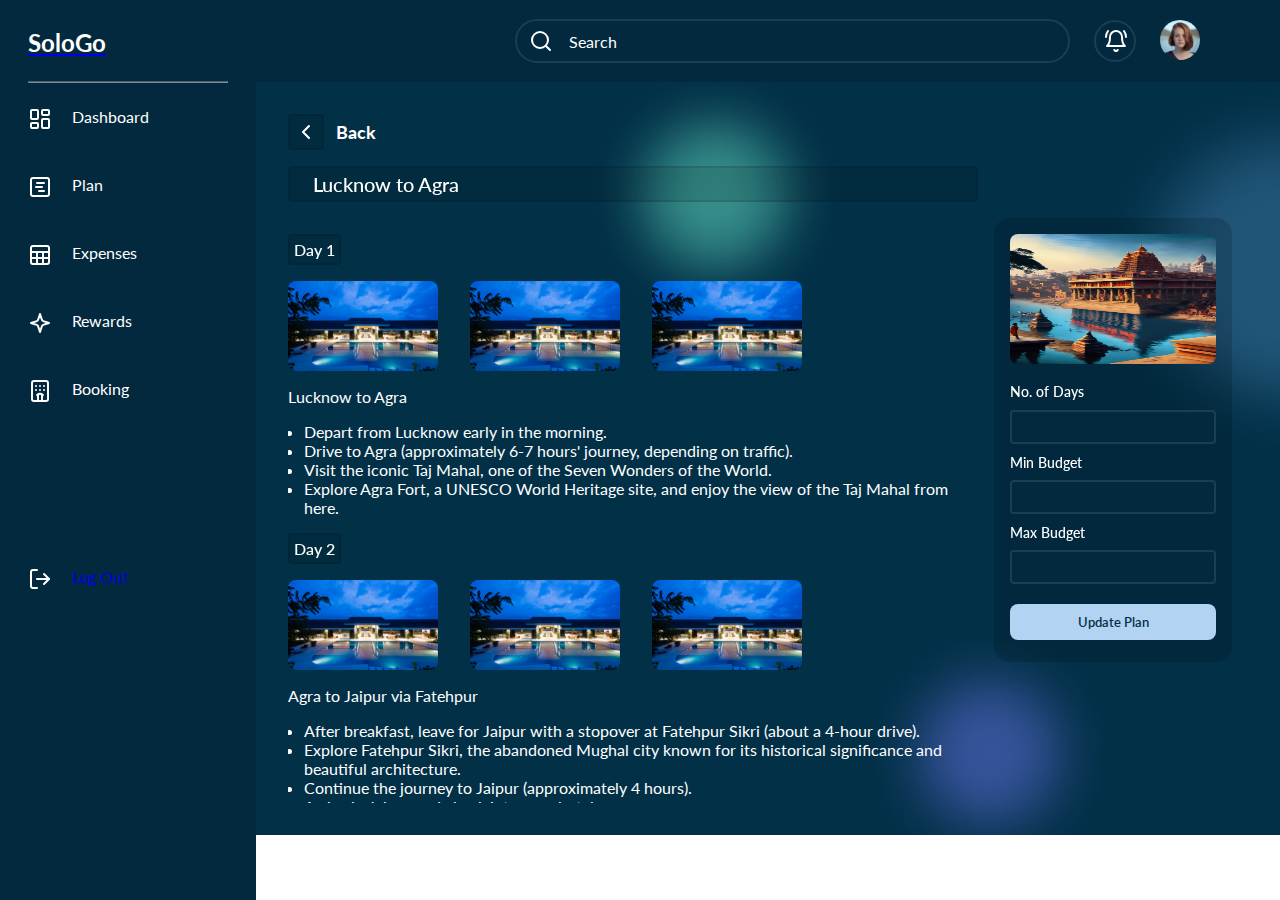
<file: planClickedPage.html>
<!DOCTYPE html>
<html lang="en">

<head>
    <meta charset="UTF-8">
    <meta name="viewport" content="width=device-width, initial-scale=1.0">
    <title>Create a New Plan</title>
    <link rel="stylesheet" href="./styles/LogoutPopup.css">
    <link rel="stylesheet" href="./styles/planClickedPage.css">
    <link rel="stylesheet" href="./styles/responsivesidebar.css">
    <link href="https://unpkg.com/aos@2.3.1/dist/aos.css" rel="stylesheet">
</head>

<body>
    <script src="https://unpkg.com/aos@2.3.1/dist/aos.js"></script>
    <script>
        AOS.init();
    </script>
    <!-- aos -->
    <section>
        <div class="sidebar" data-aos="fade-right" data-aos-duration="1000">
            <div class="dashboard-logo">
                <a href="index.html"><h2>SoloGo</h2></a>
                <hr>
            </div>
            <div class="dashboard-sidebar">
                <div class="text-with-icon">
                    <a href="Dashboard.html"><img src="./icons/dashboard.svg" alt=""></a>
                    <a href="Dashboard.html">
                        <p>Dashboard</p>
                    </a>
                </div>
                <div class="text-with-icon">
                    <a href="Plan.html"><img src="./icons/plan.svg" alt=""></a>
                    <a href="Plan.html">
                        <p>Plan</p>
                    </a>
                </div>
                <div class="text-with-icon">
                    <a href="Expense.html"><img src="./icons/sheet.svg" alt=""></a>
                    <a href="Expense.html">
                        <p>Expenses</p>
                    </a>
                </div>
                <div class="text-with-icon">
                    <a href="Rewards.html"><img src="./icons/sparkle.svg" alt=""></a>
                    <a href="Rewards.html">
                        <p>Rewards</p>
                    </a>
                </div>
                <div class="text-with-icon">
                    <a href="booking.html"><img src="./icons/hotel.svg" alt=""></a>
                    <a href="booking.html">
                        <p>Booking</p>
                    </a>
                </div>
            </div>
            <div class="dashboard-logout">
                <div class="text-with-icon">
                    <a href="#" id="logoutLinkimg"><img src="./icons/log-out.svg" alt=""></a>
                    <p><a href="#" id="logoutLink">Log Out</a></p>
                </div>
            </div>
        </div>
    </section>
    <section>
        <div class="dashboard-search" data-aos="fade-down" data-aos-duration="1000">
            <form action="">
                <img src="./icons/search.svg" alt="">
                <input type="search" name="" placeholder="Search" id="mainsearch">
            </form>
            <div class="search-right">
                <div class="dashboard-noti">
                    <img src="./icons/bell.svg" alt="">
                </div>
                <div class="dashboard-profile">

                </div>
            </div>
        </div>
    </section>
    <section class="plan-clicked-main">
        <div class="back-btn">
            <a href="Plan.html"><span class="bcard-tag"><img src="./icons/leftarrow.svg" alt=""></span></a>
            <a href="Plan.html">
                <h2>Back</h2>
            </a>
        </div>
        <div class="title-container">
            <div class="plan-title">
                <h1>Lucknow to Agra</h1>
            </div>
        </div>
        <div class="content-sec">
            <div class="right-sidebar" data-aos="fade-left" data-aos-duration="1000">
                <img src="./Assets/varansai.jpg" alt="">
                <form action="">
                    <p>No. of Days</p>
                    <input type="text">
                    <p>Min Budget</p>
                    <input type="text">
                    <p>Max Budget</p>
                    <input type="text">
                    <button type="submit">Update Plan</button>
                </form>
            </div>
            <div class="plan-content">
                <div class="plan-days">
                    <span class="bcard-tag">Day 1</span>
                    <div class="plan-images">
                        <img src="./Assets/hotel1.jpg" alt="">
                        <img src="./Assets/hotel1.jpg" alt="">
                        <img src="./Assets/hotel1.jpg" alt="">
                    </div>
                    <p class="plan-content-subheading">Lucknow to Agra</p>
                    <ul>
                        <li>Depart from Lucknow early in the morning.</li>
                        <li>Drive to Agra (approximately 6-7 hours' journey, depending on traffic).</li>
                        <li>Visit the iconic Taj Mahal, one of the Seven Wonders of the World.</li>
                        <li>Explore Agra Fort, a UNESCO World Heritage site, and enjoy the view of the Taj Mahal from here.
                        </li>
                    </ul>
                </div>
                <!-- day 2 -->
                <div class="plan-days">
                    <span class="bcard-tag">Day 2</span>
                    <div class="plan-images">
                        <img src="./Assets/hotel1.jpg" alt="">
                        <img src="./Assets/hotel1.jpg" alt="">
                        <img src="./Assets/hotel1.jpg" alt="">
                    </div>
                    <p class="plan-content-subheading">Agra to Jaipur via Fatehpur </p>
                    <ul>
                        <li>After breakfast, leave for Jaipur with a stopover at Fatehpur Sikri (about a 4-hour drive).</li>
                        <li>Explore Fatehpur Sikri, the abandoned Mughal city known for its historical significance and
                            beautiful architecture.</li>
                        <li>Continue the journey to Jaipur (approximately 4 hours).</li>
                        <li>Arrive in Jaipur and check into your hotel.</li>
                        <li>Rest and relax in the evening.</li>
                        <li>Overnight stay in Jaipur.</li>
                    </ul>
                </div>
                <!-- day 3 -->
                <div class="plan-days">
                    <span class="bcard-tag">Day 3</span>
                    <div class="plan-images">
                        <img src="./Assets/hotel1.jpg" alt="">
                        <img src="./Assets/hotel1.jpg" alt="">
                        <img src="./Assets/hotel1.jpg" alt="">
                    </div>
                    <p class="plan-content-subheading">Agra to Jaipur via Fatehpur </p>
                    <ul>
                        <li>After breakfast, leave for Jaipur with a stopover at Fatehpur Sikri (about a 4-hour drive).</li>
                        <li>Explore Fatehpur Sikri, the abandoned Mughal city known for its historical significance and
                            beautiful architecture.</li>
                        <li>Continue the journey to Jaipur (approximately 4 hours).</li>
                        <li>Arrive in Jaipur and check into your hotel.</li>
                        <li>Rest and relax in the evening.</li>
                        <li>Overnight stay in Jaipur.</li>
                    </ul>
                </div>
            </div>
        </div>
    </section>
    <div class="modal" id="logoutModal">
        <div class="modal-content">
          <p>Are you sure you want to logout?</p>
          <div class="modal-buttons">
            <button id="logoutButton">Logout</button>
            <button id="cancelButton">Cancel</button>
          </div>
        </div>
      </div>
      <script src="./script/LogoutPopup.js"></script>
</body>

</html>
</file>
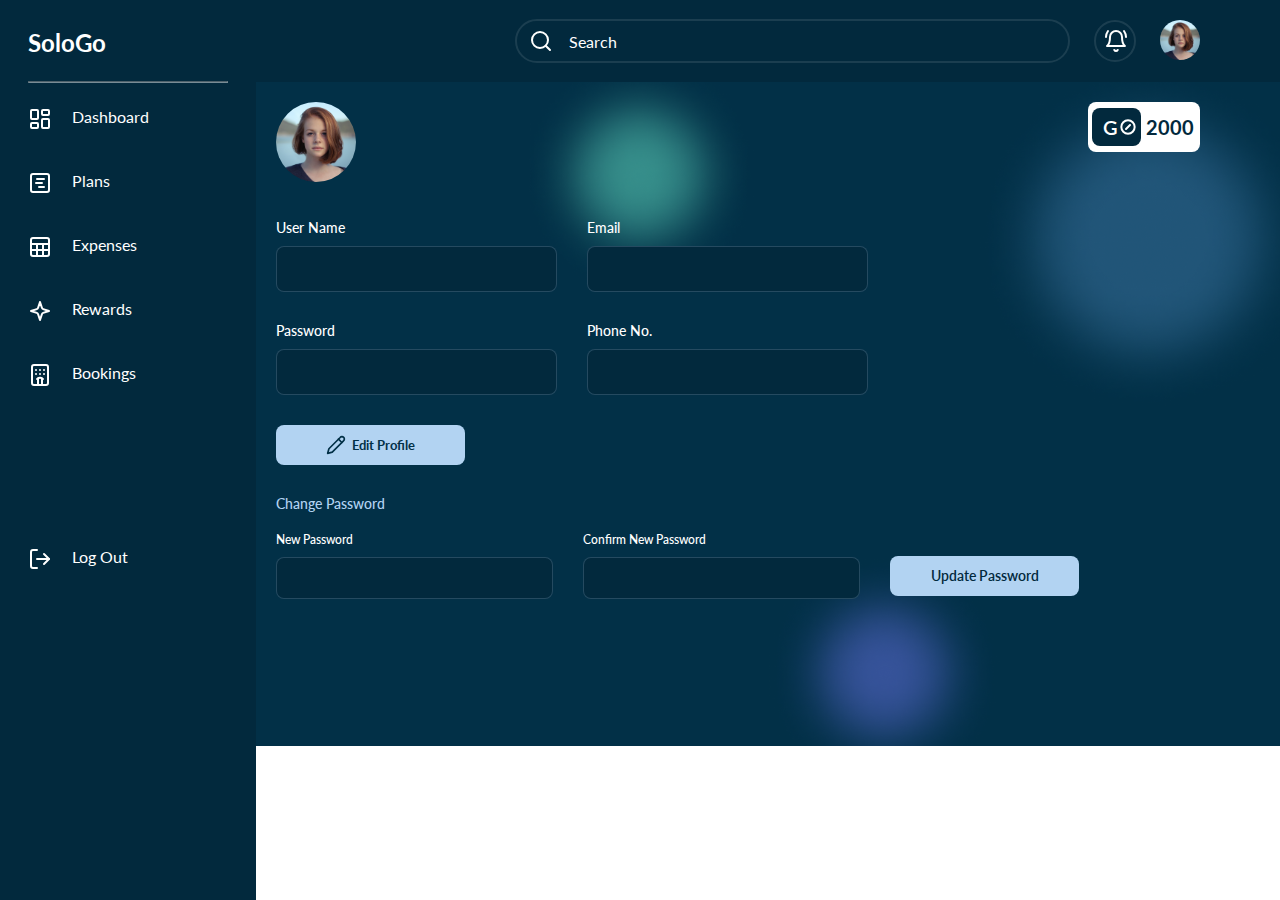
<file: profile.html>
<!DOCTYPE html>
<html lang="en">
<head>
    <meta charset="UTF-8">
    <meta name="viewport" content="width=device-width, initial-scale=1.0">
    <title>Document</title>
    <link rel="stylesheet" href="./styles/LogoutPopup.css">
    <link rel="stylesheet" href="./styles/profile.css">
    <link href="https://unpkg.com/aos@2.3.1/dist/aos.css" rel="stylesheet">
    
</head>
<body>
    <script src="https://unpkg.com/aos@2.3.1/dist/aos.js"></script>
    <script>
        AOS.init();
    </script>
    <!-- aos -->
    <section>
        <div class="sidebar" data-aos="fade-right" data-aos-duration="1000">
            <div class="dashboard-logo">
                <h2><a href="index.html">SoloGo</a></h2>
                <hr>
            </div>
            <div class="dashboard-sidebar">
                <div class="text-with-icon">
                    <img src="./icons/dashboard.svg" alt="">
                    <p><a href="Dashboard.html">Dashboard</a></p>
                </div>
                <div class="text-with-icon">
                    <img src="./icons/plan.svg" alt="">
                    <p><a href="Plan.html">Plans</a></p>
                </div>
                <div class="text-with-icon">
                    <img src="./icons/sheet.svg" alt="">
                    <p><a href="Expense.html">Expenses</a></p>
                </div>
                <div class="text-with-icon">
                    <img src="./icons/sparkle.svg" alt="">
                    <p><a href="Rewards.html">Rewards</a></p>
                </div>
                <div class="text-with-icon">
                    <img src="./icons/hotel.svg" alt="">
                    <p><a href="booking.html">Bookings</a></p>
                </div>
            </div>
            <div class="dashboard-logout">
                <div class="text-with-icon">
                    <a href="#" id="logoutLinkimg"><img src="./icons/log-out.svg" alt=""></a>
                    <p><a href="#" id="logoutLink">Log Out</a></p>
                </div>
            </div>
        </div>
    </section> 
    <section>
        <div class="dashboard-search" data-aos="fade-down" data-aos-duration="1000">
            <form action="">
                <img src="./icons/search.svg" alt="">
                <input type="search" name="" placeholder="Search" id="mainsearch">
            </form>
            <div class="search-right">
                <div class="dashboard-noti">
                    <img src="./icons/bell.svg" alt="">
                </div>
                <div class="dashboard-profile">
                    
                </div>
            </div>
        </div>
    </section>
    <section class="dashboard-edit-profile">
        <div class="profile">
            <div class="first-prof" data-aos="fade-left" data-aos-duration="500">
                <div class="img-user-pic"></div>
                <div class="points-show">
                    <div class="go">
                        <p id="G">G</p>
                        <img src="./icons/coincircle.svg" alt="">
                    </div>
                    <p>2000</p>
                </div>
            </div>
            <div class="user-info">
                <div class="user-first">
                    <div class="user-name">
                        <label for="usn">User Name</label>
                        <input type="text" id="usn">
                    </div>
                    <div class="user-email">
                        <label for="eml">Email</label>
                        <input type="email" id="eml">
                    </div>
                </div>
                <div class="second-pass">
                    <div class="user-password">
                        <label for="pss">Password</label>
                        <input type="password" id="pss">
                    </div>
                    <div class="user-phone">
                        <label for="usphone">Phone No.</label>
                        <input type="tel" id="usphone">
                    </div>
                </div>
                <button id="profile-edit-btn" data-aos="zoom-in" data-aos-duration="500"><img src="./icons/edit.svg" alt="">Edit Profile</button>
            </div>
            <div class="pass">
                <a href="#">Change Password</a>
                <div class="change-password">
                    <div class="old-password">
                        <label for="old-pss">New Password</label>
                        <input type="password" name="" id="old-pss">
                    </div>
                    <div class="new-password">
                        <label for="new-pss">Confirm New Password</label>
                        <input type="password" id="new-pss">
                    </div>
                    <button data-aos="zoom-in" data-aos-anchor-placement="center-bottom">Update Password</button>
                </div>
            </div>
        </div>
    </section>
    <div class="modal" id="logoutModal">
        <div class="modal-content">
          <p>Are you sure you want to logout?</p>
          <div class="modal-buttons">
            <button id="logoutButton">Logout</button>
            <button id="cancelButton">Cancel</button>
          </div>
        </div>
      </div>
      <script src="./script/LogoutPopup.js"></script>
</body>
</html>
</file>
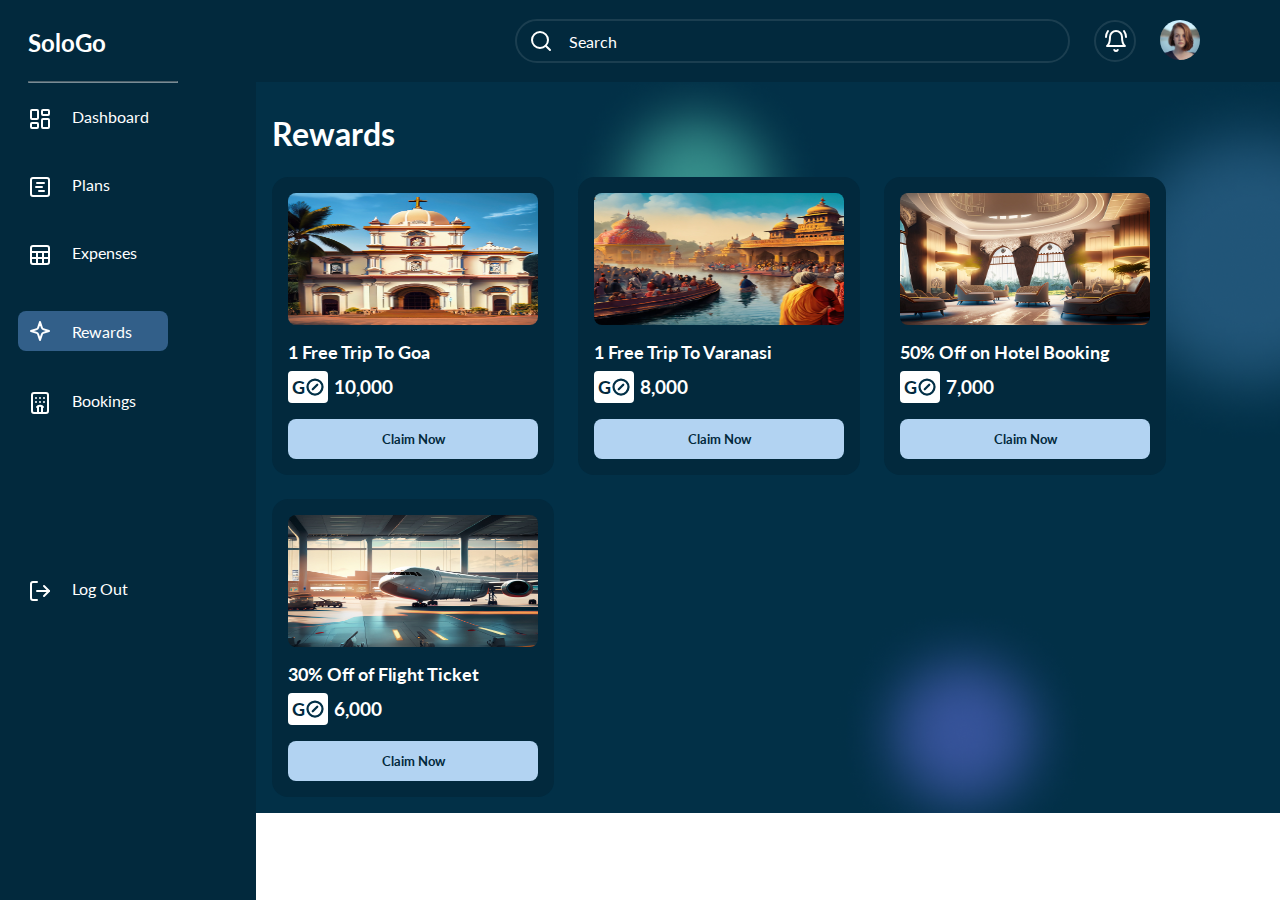
<file: Rewards.html>
<!DOCTYPE html>
<html lang="en">
<head>
    <meta charset="UTF-8">
    <meta name="viewport" content="width=device-width, initial-scale=1.0">
    <title>Document</title>
    <link rel="stylesheet" href="./styles/LogoutPopup.css">
    <link rel="stylesheet" href="./styles/Rewards.css">
    <link rel="stylesheet" href="styles/sidebar.css">
    <link rel="stylesheet" href="./styles/responsivesidebar.css">
    <link href="https://unpkg.com/aos@2.3.1/dist/aos.css" rel="stylesheet">
</head>
<body>
    <script src="https://unpkg.com/aos@2.3.1/dist/aos.js"></script>
    <script>
        AOS.init(   );
    </script>
    <!-- aos -->
    <section>
        <div class="sidebar" data-aos="fade-right" data-aos-duration="1000">
            <div class="dashboard-logo">
                <h2><a href="index.html">SoloGo</a></h2>
                <hr>
            </div>
            <div class="dashboard-sidebar">
                <div class="text-with-icon">
                    <a href="Dashboard.html"><img src="./icons/dashboard.svg" alt=""></a>
                    <a href="Dashboard.html"><p>Dashboard</p></a>
                </div>
                <div class="text-with-icon">
                    <a href="Plan.html"><img src="./icons/plan.svg" alt=""></a>
                    <p><a href="Plan.html">Plans</a></p>
                </div>
                <div class="text-with-icon">
                    <a href="Expense.html"><img src="./icons/sheet.svg" alt=""></a>
                    <p><a href="Expense.html">Expenses</a></p>
                </div>
                <div class="text-with-icon">
                    <a href="Rewards.html">
                        <div class="dashboard-highlight">
                            <img src="./icons/sparkle.svg" alt="">
                            <p>Rewards</p>
                        </div>
                    </a>
                </div>
                <div class="text-with-icon">
                    <a href="booking.html"><img src="./icons/hotel.svg" alt=""></a>
                    <p><a href="booking.html">Bookings</a></p>
                </div>
            </div>
            <div class="dashboard-logout">
                <div class="text-with-icon">
                    <a href="#" id="logoutLinkimg"><img src="./icons/log-out.svg" alt=""></a>
                    <p><a href="#" id="logoutLink">Log Out</a></p>
                </div>
            </div>
        </div>
    </section>
    <section>
        <div class="dashboard-search" data-aos="fade-down" data-aos-duration="1000">
            <form action="">
                <img src="./icons/search.svg" alt="">
                <input type="search" name="" placeholder="Search" id="mainsearch">
            </form>
            <div class="search-right">
                <div class="dashboard-noti">
                    <img src="./icons/bell.svg" alt="">
                </div>
                <a href="profile.html"><div class="dashboard-profile"></div></a>
            </div>
        </div>
    </section>
    <section class="rewards-cards">
        <div class="reward-heading">
            <h1>Rewards</h1>
        </div>
        <div class="reward-all-card">
            <div class="r-card">
                <img src="./Assets/church_goa.jpg" alt="">
                <h2>1 Free Trip To Goa</h2>
                <div class="reward-detail">
                    <div class="reward-cointag">
                        <p>G</p>
                        <img src="./icons/coincircleblue.svg" alt="">
                    </div>
                    <h3>10,000</h3>
                </div>
                <button>Claim Now</button>
            </div>
            <div class="r-card" >
                <img src="./Assets/ghats-2.jpg" alt="">
                <h2>1 Free Trip To Varanasi</h2>
                <div class="reward-detail">
                    <div class="reward-cointag">
                        <p>G</p>
                        <img src="./icons/coincircleblue.svg" alt="">
                    </div>
                    <h3>8,000</h3>
                </div>
                <button>Claim Now</button>
            </div>
            <div class="r-card">
                <img src="./Assets/hotel_2.jpg" alt="">
                <h2>50% Off on Hotel Booking</h2>
                <div class="reward-detail">
                    <div class="reward-cointag">
                        <p>G</p>
                        <img src="./icons/coincircleblue.svg" alt="">
                    </div>
                    <h3>7,000</h3>
                </div>
                <button>Claim Now</button>
            </div>
            <div class="r-card">
                <img src="./Assets/airport.jpg" alt="">
                <h2>30% Off of Flight Ticket</h2>
                <div class="reward-detail">
                    <div class="reward-cointag">
                        <p>G</p>
                        <img src="./icons/coincircleblue.svg" alt="">
                    </div>
                    <h3>6,000</h3>
                </div>
                <button>Claim Now</button>
            </div>
        </div>
    </section>
    <div class="modal" id="logoutModal">
        <div class="modal-content">
          <p>Are you sure you want to logout?</p>
          <div class="modal-buttons">
            <button id="logoutButton">Logout</button>
            <button id="cancelButton">Cancel</button>
          </div>
        </div>
      </div>
      <script src="./script/LogoutPopup.js"></script>
</body>
</html>
</file>
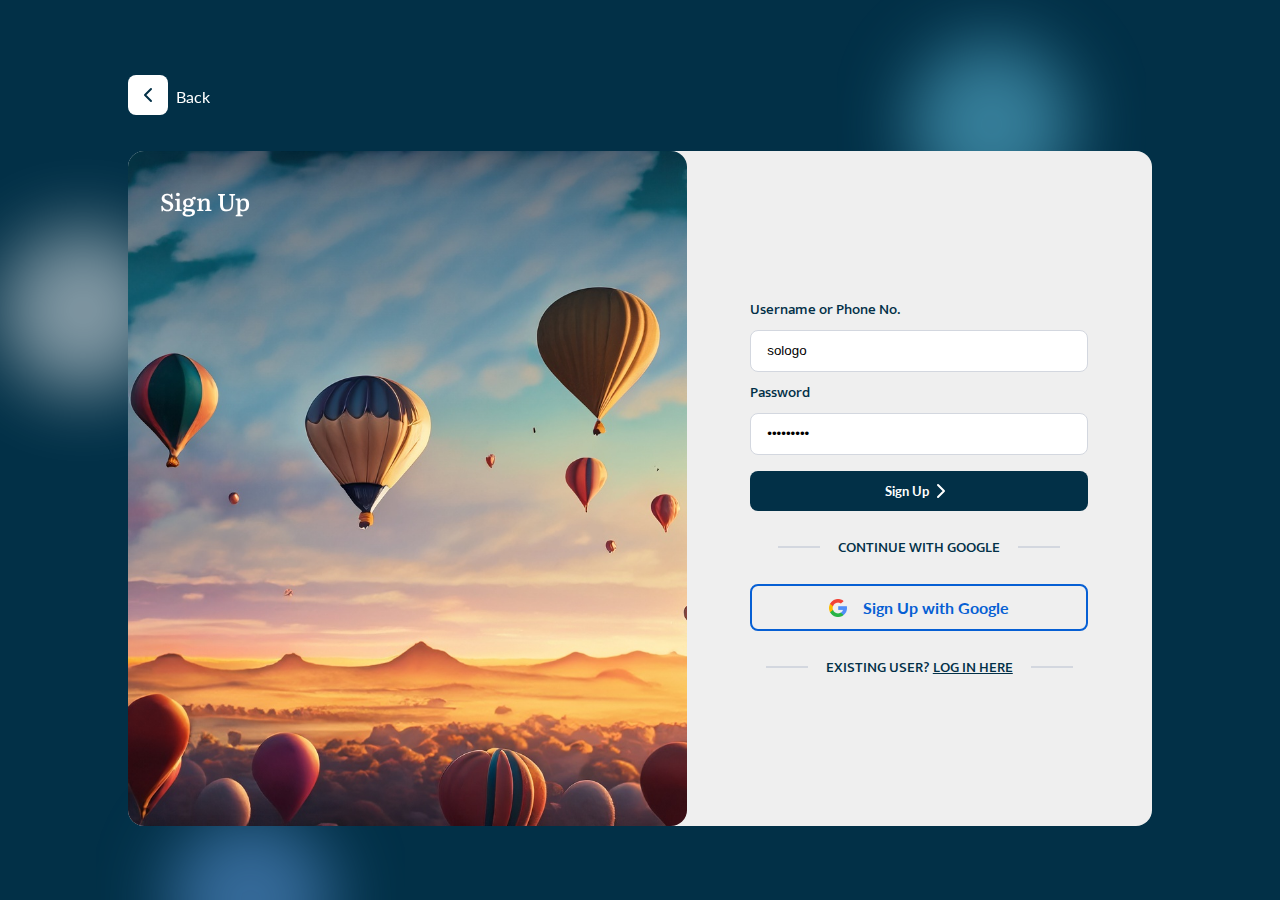
<file: signup.html>
<!DOCTYPE html>
<html lang="en">
<head>
    <meta charset="UTF-8">
    <meta name="viewport" content="width=device-width, initial-scale=1.0">
    <title>SoloGo: Sign Up</title>
    <link rel="stylesheet" href="./styles/signup.css">
    <link href="https://unpkg.com/aos@2.3.1/dist/aos.css" rel="stylesheet">
</head>
<body>
    <script src="https://unpkg.com/aos@2.3.1/dist/aos.js"></script>
    <script>
        AOS.init();
      </script>
    <div class="signup-container">
        <div class="signup-back-btn" data-aos="fade-down" data-aos-duration="1000">
            <a href="/"><img src="./icons/leftarrowblue.svg" alt=""></a>
            <p><a href="index.html">Back</a></p>
        </div>
        <div class="signup-content">
            <div class="signup-content-left" data-aos="fade-right" data-aos-duration="1000">
                <h2>Sign Up</h2>
            </div>
            <div class="signup-content-right">
                <div class="signup-form">
                    <form action="Dashboard.html">
                        <p for="">Username or Phone No.</p>
                        <input type="text" name="" id="" value="sologo" placeholder="Enter Username or Phone No.">
                        <p for="">Password</p>
                        <input type="password" name="" id="" value="sologo123" placeholder="Enter Password">
                        <!-- <p>Reset Password</p> -->
                        <a href="Dashboard.html" id="loginbtn"></a><button type="submit">Sign Up<img src="./icons/rightarrow.svg" alt=""></button></a>
                    </form>
                    <div class="signup-line-text">
                        <hr>
                        <p>Continue with Google</p>
                        <hr>
                    </div>
                    <div class="google-signup">
                        <button><img src="./icons/google.png" alt="">Sign Up with Google</button>
                    </div>
                    <div class="signup-line-text">
                        <hr>
                        <p>Existing User? <a href="login.html">Log In Here</a></p>
                        <hr>
                    </div>
                </div>
            </div>
        </div>
    </div>
</body>
</html>
</file>
<file: styles/LogoutPopup.css>
@import url("https://fonts.googleapis.com/css2?family=Lato:wght@400;700&family=Literata:wght@300;400;500;600;800&family=Mukta:wght@400;500&display=swap");

.modal {
  display: none;
  position: fixed;
  top: 0;
  left: 0;
  width: 100%;
  height: 100%;
  background-color: rgba(0, 0, 0, 0.7);
  transition-duration: 2000ms;
}

.modal-content {
  position: absolute;
  top: 50%;
  left: 50%;
  transform: translate(-50%, -50%);
  background-color: white;
  padding: 2rem;
  border-radius: 5px;
  box-shadow: 0 2px 8px rgba(0, 0, 0, 0.3);
  font-family: "Literata";
}

.modal-buttons {
  text-align: center;
  margin-top: 20px;
}

.modal-buttons button {
  margin-left: 10px;
  border: none;
  color: #efefef;
  background-color: #023047;
  padding: 4px 12px;
  border-radius: 8px;
  height: 42px;
  font-family: 'Mukta', sans-serif;
  font-size: 16px;
  width: 100px;
  cursor: pointer;
}

#logoutButton {
  background-color: white; 
  border: 2px solid #023047; 
  color: #023047;
}

.modal-buttons button:hover {
  opacity: 0.8;
}

.modal{
  animation: fadein .2s ease-in-out;
}

@keyframes fadein {
  0%{
    opacity: 0;
  }
  100%{
    opacity: 1;
  }
}
</file>
<file: styles/booking.css>
@import url("https://fonts.googleapis.com/css2?family=Lato:wght@400;700&family=Literata:wght@300;400;500;600;800&family=Mukta:wght@400;500&display=swap");

* {
  margin: 0;
  padding: 0;
  scroll-behavior: smooth;
}

body {
  background-image: url(../Assets/dashboard\ bkg.png);
  background-repeat: no-repeat;
  background-size: cover;
  width: 100%;
  height: 100%;
}

.sidebar {
  height: 100%;
  width: 200px;
  position: fixed;
  background-color: #02293d;
  z-index: 1;
  top: 0;
  left: 0;
  overflow-x: hidden;
  padding: 28px;
}

.text-with-icon {
  display: flex;
  column-gap: 20px;
}

.booking-highlight{
  display: flex;
  column-gap: 20px;
  width:150px;
  height: 40px;
  border-radius: 8px;
  background-color: #325F89;
  justify-content: flex-start;
  align-items: center;
  margin-left: -10px;
}

.booking-highlight img{
  margin-left: 10px;
}
.text-with-icon p {
  font-size: 16px;
  color: white;
  font-family: "Lato", sans-serif;
}

.text-with-icon a{
  color: #fff;
  text-decoration: none;
}

  .dashboard-logo{
    display: flex;
    flex-direction: column;
  }

.dashboard-logo h2 {
  font-size: 24px;
  color: white;
  font-family: "Lato", sans-serif;
  margin-bottom: 24px;
}

.dashboard-logo a{
  color: #fff;
  text-decoration: none;
}

.dashboard-logo hr {
  color: #efefef;
  opacity: 50%;
}

.dashboard-sidebar {
  margin-top: 24px;
  display: flex;
  flex-direction: column;
  row-gap: 2.5rem;
}

.dashboard-logout {
  margin-top: 10rem;
}

.dashboard-search {
  background-color: #02293d;
  margin-left: 16rem;
  /* width: 100%; */
  display: flex;
  justify-content: end;
  align-items: center;
  padding: 1.2rem;
  padding-right: 5rem;
}

.dashboard-search form {
  border: 2px solid rgba(255, 255, 255, 0.1);
  display: flex;
  justify-content: start;
  align-items: center;
  width: 535px;
  border-radius: 100px;
  padding: 0.5rem;
}

.dashboard-search img {
  margin-left: 4px;
}

.dashboard-search input {
  background: none;
  border: none;
  width: 100%;
  height: 100%;
  outline: none;
  margin-left: 16px;
  color: white;
  font-family: "Lato", sans-serif;
  font-size: 16px;
  transition-duration: 250ms;
}

.dashboard-search input::placeholder {
  color: white;
  font-family: "Lato", sans-serif;
  opacity: 100%;
  transition-duration: 250ms;
}

.dashboard-search input:focus::placeholder {
  opacity: 0;
}

.dashboard-noti {
  border-radius: 100%;
  border: 2px solid rgba(255, 255, 255, 0.1);
  width: 30px;
  height: 30px;
  display: flex;
  justify-content: start;
  align-items: center;
  padding: 4px;
  margin-left: 1.5rem;
}
.dashboard-noti a{
  display: flex;
  align-items: center;
}
.dashboard-profile {
  background-image: url(../Assets/person.jpg);
  height: 40px;
  width: 40px;
  background-size: cover;
  background-position: center;
  border-radius: 100%;
  margin-left: 1.5rem;
}

.search-right {
  display: flex;
}

.booking-main {
  margin-left: 16rem;
  padding: 2rem;
  padding-right: 5rem;
}

.booking-btn-outline {
  display: flex;
  padding-left: 10px;
  padding-top: 4px;
  padding-bottom: 4px;
  justify-content: space-between;
  align-items: center;
  gap: 4.816px;
  border-radius: 4.816px;
  border: 2px solid #efefef;
  font-family: "Lato", sans-serif;
  background: none;
  color: white;
}
 
.booking-btn-outline a{
  color: #fff;
  text-decoration: none;
}

.booking-top {
  display: flex;
  align-items: center;
  justify-content: space-between;
}

.booking-top h2 {
  font-family: "Lato", sans-serif;
  font-size: 22px;
  color: white;
}

/* card css start here */
.booking-card-content {
  margin-top: 1.5rem;
  display: flex;
  column-gap: 1.5rem;
  overflow-x: scroll;
  white-space: nowrap;
}

.booking-card {
  padding: 12px;
  background-color: #02293d;
  width: 200px;
  height: 250px;
  color: white;
  border-radius: 8px;
  border: 2px solid rgba(0, 0, 0, 0.1);
}

.bcard-tag {
  display: flex;
  padding: 4px 7px;
  justify-content: center;
  align-items: center;
  gap: 10px;
  border-radius: 4px;
  border: 2px solid rgba(0, 0, 0, 0.1);
  background: rgba(0, 0, 0, 0.1);
  backdrop-filter: blur(9.6px);
  font-family: "Lato", sans-serif;
  font-weight: 500;
}

.bcard-top {
  display: flex;
  align-items: center;
  justify-content: space-between;
  margin-bottom: 8px;
}

.booking-card:nth-child(1) .bcard-img{
  background-image: url(../Assets/bhotel1.jpg);
}
.booking-card:nth-child(2) .bcard-img{
  background-image: url(../Assets/bhotel2.jpg);
}
.booking-card:nth-child(3) .bcard-img{
  background-image: url(../Assets/bhotel3.jpg);
}
.booking-card:nth-child(4) .bcard-img{
  background-image: url(../Assets/bhotel4.jpg);
}
.booking-card:nth-child(5) .bcard-img{
  background-image: url(../Assets/bhotel5.jpg);
}

.bcard-img {
  background-image: url(../Assets/fligh.jpg);
  height: 125px;
  background-position: center;
  background-size: cover;
  border-radius: 8px;
  margin-bottom: 8px;
  margin-top: 8px;
}

#bflight{
  background-image: url(../Assets/fligh.jpg);
}

.dbtn-main {
  background-color: #b2d3f2;
  height: 28px;
  width: 136px;
  border: none;
  color: #023047;
  border-radius: 4px;
}

.dbtn-main:hover {
  cursor: pointer;
  opacity: .9;
}

.bcard-btntag {
  display: flex;
  justify-content: space-between;
  align-items: center;
  margin-top: 8px;
  column-gap: 8px;
}

.bcard-content p {
  font-weight: 500;
  margin-top: 8px;
  font-size: 14px;
  color: #8c8c8c;
  font-family: "Lato", sans-serif;
}

.bcard-content h2 {
  font-size: 16px;
  margin-top: 8px;
  font-family: "Lato", sans-serif;
}


/* Medium Screen View*/

@media (max-width:820px){
  .booking-main {
    margin-left: 6rem;
    padding: 2rem;
    margin-bottom: 5rem;
    margin-top: 5rem;
} 
}
</file>
<file: styles/sidebar.css>
@import url("https://fonts.googleapis.com/css2?family=Lato:wght@400;700&family=Literata:wght@300;400;500;600;800&family=Mukta:wght@400;500&display=swap");

* {
  margin: 0;
  padding: 0;
  scroll-behavior: smooth;
}

body {
  background-image: url(../Assets/dashboard\ bkg.png);
  background-repeat: no-repeat;
  background-size: cover;
  width: 100vw;
}

.sidebar {
  height: 100%;
  width: 200px;
  position: fixed;
  background-color: #02293d;
  z-index: 1;
  top: 0;
  left: 0;
  overflow-x: hidden;
  padding: 28px;
}

.text-with-icon {
  display: flex;
  column-gap: 20px;
}

.text-with-icon p {
  font-size: 16px;
  color: white;
  font-family: "Lato", sans-serif;
}

.text-with-icon a{
  color: #fff;
  text-decoration: none;
}

.dashboard-logo a{
  color: #fff;
  text-decoration: none;
}

.plans-highlight{
  display: flex;
  column-gap: 20px;
  width:150px;
  height: 40px;
  border-radius: 8px;
  background-color: #325F89;
  justify-content: flex-start;
  align-items: center;
  margin-left: -10px;
}

.plans-highlight img{
  margin-left: 10px;
}

.dashboard-highlight{
  display: flex;
  column-gap: 20px;
  width:150px;
  height: 40px;
  border-radius: 8px;
  background-color: #325F89;
  justify-content: flex-start;
  align-items: center;
  margin-left: -10px;
}

.dashboard-highlight img{
  margin-left: 10px;
}

.dashboard-logo h2 {
  font-size: 24px;
  color: white;
  font-family: "Lato", sans-serif;
  margin-bottom: 24px;
}

.dashboard-logo hr {
  color: #efefef;
  opacity: 50%;
}

.dashboard-sidebar {
  margin-top: 24px;
  display: flex;
  flex-direction: column;
  row-gap: 2.5rem;
}

.dashboard-logout {
  margin-top: 10rem;
}

.dashboard-search {
  background-color: #02293d;
  margin-left: 16rem;
  /* width: 100%; */
  display: flex;
  justify-content: end;
  align-items: center;
  padding: 1.2rem;
  padding-right: 5rem;
}

.dashboard-search form {
  border: 2px solid rgba(255, 255, 255, 0.1);
  display: flex;
  justify-content: start;
  align-items: center;
  width: 535px;
  border-radius: 100px;
  padding: 0.5rem;
}

.dashboard-search img {
  margin-left: 4px;
}

.dashboard-search input {
  background: none;
  border: none;
  width: 100%;
  height: 100%;
  outline: none;
  margin-left: 16px;
  color: white;
  font-family: "Lato", sans-serif;
  font-size: 16px;
  transition-duration: 250ms;
}

.dashboard-search input::placeholder {
  color: white;
  font-family: "Lato", sans-serif;
  opacity: 100%;
  transition-duration: 250ms;
}

.dashboard-search input:focus::placeholder {
  opacity: 0;
}

.dashboard-noti {
  border-radius: 100%;
  border: 2px solid rgba(255, 255, 255, 0.1);
  width: 30px;
  height: 30px;
  display: flex;
  justify-content: start;
  align-items: center;
  padding: 4px;
  margin-left: 1.5rem;
}

.dashboard-profile {
  background-image: url(../Assets/person.jpg);
  height: 40px;
  width: 40px;
  background-size: cover;
  background-position: center;
  border-radius: 100%;
  margin-left: 1.5rem;
}

.search-right {
  display: flex;
}


.dashboard-logo {
  width: 150px; /* Add this line to specify a fixed width */
}

.dashboard-logo h2 {
  font-size: 24px;
  color: white;
  font-family: "Lato", sans-serif;
  margin-bottom: 24px;
  display: flex;
  align-items: center;
}
</file>
<file: styles/responsivesidebar.css>
/*Start media Query*/

/* Medium Screen View*/

@media (max-width: 820px) {
  .text-with-icon p {
    display: none;
  }
  .sidebar {
    padding-left: 14px;
    padding-right: 42px;
    padding-top: 28px;
    width: 30px;
  }
  .dashboard-highlight {
    width: 42px;
  }
  .dashboard-logo {
    width: 50px;
    flex: 5px;
  }
  .dashboard-logo h2 {
    font-size: 16px;
  }
  .dashboard-search {
    margin-left: 86px;
    /* width: 100%; */
    padding-left: 2rem;
    padding-right: 1.5rem;
  }
  .dashboard-logout {
    position: absolute;
    bottom: 10rem;
  }

  .dashboard-logo hr{
    width: 100%;
  }

  .text-with-icon{
    margin-left: 13px;
  }
}
</file>
<file: styles/ContactUs.css>
/* Import Google Fonts */
@import url("https://fonts.googleapis.com/css2?family=Lato:wght@400;700&family=Literata:wght@400;500;600;800&family=Mukta:wght@400;500&display=swap");

/* Import Google Fonts */
@import url("https://fonts.googleapis.com/css2?family=Lato:wght@400;700&family=Literata:wght@400;500;600;800&family=Mukta:wght@400;500&display=swap");

* {
  margin: 0;
  padding: 0;
}

body {
  background-image: url("../Assets/mountain.jpg");
  background-size: cover;
  background-repeat: no-repeat;
}
.navbar {
  display: flex;
  justify-content: space-between;
  align-items: center;
  background-color: #333;
  color: #fff;
  font-family: "Lato", sans-serif;
  padding: 10px;
  /* Glass effect */
  background: rgba(255, 255, 255, 0.15);
  box-shadow: 0 8px 32px 0 rgba(31, 38, 135, 0.37);
  backdrop-filter: blur(7.5px);
  -webkit-backdrop-filter: blur(7.5px);
  border-radius: 0px 0px 8px 8px;
  position: absolute;
  width: 100%;
}

.left-navbar {
  font-size: 1.5rem;
  margin-left: 2rem;
}

.right-navbar {
  display: flex;
  align-items: center;
}

.left-navsec {
  display: flex;
  gap: 2em;
  margin-right: 2rem;
  font-family: "Mukta", sans-serif;
  font-size: 20px;
  color: #023047;
}
.right-navsec {
  margin-right: 1.5rem;
}

.btn-primary {
  border: none;
  color: #efefef;
  background-color: #023047;
  padding: 3px 15px;
  border-radius: 8px;
  height: 42px;
  font-family: "Mukta", sans-serif;
  font-size: 18px;
  width: 100px;
}

.contact-container {
  width: 90%;
  height: 480px;
  background-color: #efefef;
  position: absolute;
  top: 55%;
  left: 50%;
  transform: translate(-50%, -50%);
  border-radius: 1rem;
  display: flex;
}

.left {
  width: 40%;
  height: 100%;
  background-image: url("../Assets/callbro.jpg");
  background-position: center;
  background-repeat: no-repeat;
  background-size: cover;
  border-radius: 1rem;
}

.left h2 {
  padding: 1rem;
  color: white;
  font-family: "Literata";
  font-size: 24px;
  font-weight: 500;
}

.right {
  width: 60%;
  display: flex;
  flex-direction: column;
  align-items: center;
  justify-content: center;
}

.form-container {
  margin-top: 1rem;
  width: 80%;
  height: 90%;
}

.row1,
.row2 {
  display: flex;
  /* align-items: center; */
  /* justify-content: space-between; */
  column-gap: 3rem;
}

.row3 {
  color: #023047;
}

.field p,
.row1 input,
.row2 input,
.row3 p,
.row3 textarea {
  font-size: 16px;
  font-family: "Lato";
  color: #023047;
  margin-bottom: 0.5rem;
}

.row3 textarea {
  resize: none;
  width: calc(100% - 1rem);
  height: 5rem;
  border: none;
  border-radius: 8px;
  padding-top: 1rem;
  padding-left: 1rem;
  border: 1px solid rgba(0, 0, 0, 0.15);
}

.row1 input,
.row2 input {
  height: 36px;
  width: 250px;
  border: none;
  border: 1px solid rgba(0, 0, 0, 0.15);
  border-radius: 8px;
  padding-left: 1rem;
}
.row1 input,
.row3 textarea {
  text-transform: capitalize;
}

.row1 input:focus,
.row2 input:focus,
.row3 textarea:focus {
  outline: none;
}

.row3 textarea:focus {
  outline: none;
}

.form-container button {
  width: 100%;
  background-color: #023047;
  font-family: "Lato";
  height: 40px;
  border: none;
  color: white;
  font-size: 16px;
  border-radius: 8px;
  margin-top: 1rem;
  cursor: pointer;
}

.contact-sec {
  display: flex;
  column-gap: 2rem;
  margin-top: 2rem;
  justify-content: center;
  font-family: "Lato";
  color: #023047;
  font-size: 16px;
  font-weight: bold;
}

.contact-mail,
.contact-phone {
  display: flex;
  column-gap: 8px;
}

.btn-primary a {
  text-decoration: none;
  color: white;
  cursor: pointer;
}

.left-navsec a {
  text-decoration: none;
  color: #023047;
  cursor: pointer;
}
.left-navbar a {
  text-decoration: none;
  color: white;
  cursor: pointer;
}

/* Medium screen devices*/
@media (max-width: 820px) {
  .row1,
  .row2 {
    flex-direction: column;
    width: 100%;
  }

  .field {
    width: 100%;
  }

  .field input {
    width: calc(100% - 1rem);
  }

  .navbar {
    padding: 5px;
  }

  .left-navbar {
    margin-left: 1rem;
    font-size: 1.2rem;
  }

  .left-navsec {
    font-size: 18px;
  }

  .right-navbar {
    margin-right: 0.5rem;
  }
  .contact-container {
    display: flex;
    flex-direction: column;
    height: 110vh;
    margin-top: 4rem;
  }
  .form-container {
    height: 400px;
  }
  .left {
    width: 90vw;
    height: 400px;
  }
  .left h2 {
    /* margin-left: 32%; */
    /* margin-top: 45%; */
    font-size: 32px;
    font-weight: 500;
  }
  .contact-sec {
    /* margin-left: 30%; */
    width: 100%;
    flex-wrap: wrap;
    padding-top: 30px;
  }

  .right {
    width: 100%;
  }
}
/*for smartphones*/

@media (max-width: 477px) {
  .row1,
  .row2 {
    flex-direction: column;
    width: 100%;
  }

  .field {
    width: 100%;
  }

  .field input {
    width: calc(100% - 1rem);
  }

  .navbar {
    padding: 5px;
  }

  .left-navbar {
    margin-left: 1rem;
    font-size: 1.2rem;
  }

  .left-navsec {
    display: none;
  }

  .right-navbar {
    margin-right: 0.5rem;
  }
  .contact-container {
    display: flex;
    flex-direction: column;
    margin-top: 4rem;
    height: 110vh;
  }
  .form-container {
    height: 400px;
  }
  .left {
    width: 90vw;
    height: 400px;
  }
  .left h2 {
    /* margin-left: 32%;
        margin-top: 45%; */
    font-size: 32px;
    font-weight: 500;
  }
  .contact-sec {
    /* margin-left: 30%; */
    width: 350px;
    padding-top: 30px;
    font-size: 14px;
  }

  .right {
    width: 100%;
  }
}



@media screen and (min-width: 821px){

  
.row1,
.row2 {
  display: flex;
  /* flex-wrap: wrap; */
  column-gap: 2rem;
}

.field {
  flex-grow: 1;
}

.row1 input,
.row2 input {
  height: 36px;
  width: 100%;
  border: none;
  border: 1px solid rgba(0, 0, 0, 0.15);
  border-radius: 8px;
  padding-left: 1rem;
  max-width: calc(100% - 1rem); /* Adjust this value as needed */
}

}
</file>
<file: styles/CreatePlan.css>
@import url("https://fonts.googleapis.com/css2?family=Lato:wght@400;700&family=Literata:wght@300;400;500;600;800&family=Mukta:wght@400;500&display=swap");

* {
  margin: 0;
  padding: 0;
}

body {
  background-image: url(../Assets/dashboard\ bkg.png);
  background-repeat: no-repeat;
  background-size: cover;
  width: 100vw;
}

.sidebar {
  height: 100%;
  width: 200px;
  position: fixed;
  background-color: #02293d;
  z-index: 1;
  top: 0;
  left: 0;
  overflow-x: hidden;
  padding: 28px;
}

.text-with-icon {
  display: flex;
  column-gap: 20px;
}

.text-with-icon p {
  font-size: 16px;
  color: white;
  font-family: Lato;
}

.dashboard-logo h2 {
  font-size: 24px;
  color: white;
  font-family: Lato;
  margin-bottom: 24px;
}

.dashboard-logo hr {
  color: #efefef;
  opacity: 50%;
}

.dashboard-sidebar {
  margin-top: 24px;
  display: flex;
  flex-direction: column;
  row-gap: 2.5rem;
}

.dashboard-logout {
  margin-top: 10rem;
}

.dashboard-search {
  background-color: #02293d;
  margin-left: 16rem;
  display: flex;
  justify-content: end;
  align-items: center;
  padding: 1.2rem;
  padding-right: 5rem;
}

.dashboard-search form {
  border: 2px solid rgba(255, 255, 255, 0.1);
  display: flex;
  justify-content: start;
  align-items: center;
  width: 535px;
  border-radius: 100px;
  padding: 0.5rem;
}

.dashboard-search img {
  margin-left: 4px;
}

.dashboard-search input {
  background: none;
  border: none;
  width: 100%;
  height: 100%;
  outline: none;
  margin-left: 16px;
  color: white;
  font-family: Lato;
  font-size: 16px;
  transition-duration: 250ms;
}

.dashboard-search input::placeholder {
  color: white;
  font-family: Lato;
  opacity: 100%;
  transition-duration: 250ms;
}

.dashboard-search input:focus::placeholder {
  opacity: 0;
}

.dashboard-noti {
  border-radius: 100%;
  border: 2px solid rgba(255, 255, 255, 0.1);
  width: 30px;
  height: 30px;
  display: flex;
  justify-content: start;
  align-items: center;
  padding: 4px;
  margin-left: 1.5rem;
}

.dashboard-profile {
  background-image: url(../Assets/person.jpg);
  height: 40px;
  width: 40px;
  background-size: cover;
  background-position: center;
  border-radius: 100%;
  margin-left: 1.5rem;
}

.search-right {
  display: flex;
}

/* Plan CSS code */

.form {
  /* margin-left:16rem; */
  display: flex;
  flex-direction: column;
  align-items: start;
  justify-content: center;
  font-family: "Lato";
}

.form h2 {
  font-size: 22px;
  font-weight: 700;
  margin-left: 20px;
  margin-top: 20px;
  margin-bottom: 20px;
  color: #fff;
}

.form-text {
  display: flex;
  flex-direction: row;
  justify-content: center;
  padding-right: 1.5rem;
}

.start,
.interest,
.start-date,
.min-budget,
.final,
.duration,
.return-date,
.max-budget {
  display: flex;
  flex-direction: column;
  margin-left: 10px;
  margin-bottom: 20px;
}

.third-col,
.first-col,
.second-col {
  display: flex;
  flex-direction: column;
  justify-content: start;
  align-items: left;
  margin-right: 20px;
}

.start label,
.interest label,
.start-date label,
.min-budget label,
.final label,
.duration label,
.return-date label,
.max-budget label {
  margin-bottom: 10px;
  color: #fff;
  font-size: 14px;
}

.form-text input,
.duration select {
  width: 100%;
  height: 38px;
  border-radius: 4px;
  padding-left: 5px;
  color: #fff;
  background-color: #023047;
  border: 1px solid rgba(255, 255, 255, 0.1);
}

.form-text input {
  padding-left: 1rem;
  font-weight: bold;
}

.form-text input:focus {
  outline: none;
}

.duration select {
  padding-left: 1rem;
  font-weight: bold;
  height: 38px;
  border-radius: 4px;
  background-color: #023047;
  border: 1px solid rgba(255, 255, 255, 0.1);
  color: #fff;
}

.third-col label {
  margin-bottom: 10px;
  margin-left: 10px;
  color: #fff;
}

.third-col textarea {
  width: 100%;
  height: calc(100% - 3rem);
  padding: 15px;
  font-weight: bold;
  margin-left: 10px;
  background-color: #023047;
  border-radius: 8px;
  resize: none;
  border: 1px solid rgba(255, 255, 255, 0.1);
  color: #fff;
}

.third-col textarea:focus {
  outline: none;
}

.condition {
  display: flex;
  flex-direction: column;
  margin-left: 20px;
}

.check input {
  height: 15px;
  width: 15px;
  margin-right: 10px;
}

.check label {
  color: #fff;
}

.condition button {
  width: 190px;
  height: 36px;
  margin-top: 20px;
  border-radius: 8px;
  font-family: "Lato";
  color: #023047;
  font-weight: bold;
  border: none;
  background-color: #b2d3f2;
  cursor: pointer;
}

.create-plan-form {
  margin-left: 16rem;
  padding: 1rem;
}

.form a{
    width: fit-content;
}

.form-text input,
.form-text select,
.form-text textarea {
  box-sizing: border-box;
  width: 100%;
}

/* Medium Screen View */
@media (max-width: 960px) {
  .create-plan-form {
    margin-left: 6rem;
  }
  .form-text {
    flex-wrap: wrap;
    justify-content: space-between;
  }
  .first-col,
  .second-col {
    width: 100%;
    margin-bottom: 1.5rem;
  }
  .third-col {
    width: 100%;
    height: auto; /* You can adjust the height as needed */
    margin-bottom: 2rem;
    padding-right: 1.5rem;
  }
  .third-col textarea {
    height: 80px;
    width: 100%;
  }
}

/* added by swastik */
@media (max-width: 960px) {
  .text-with-icon p {
    display: none;
  }
  .sidebar {
    padding-left: 14px;
    padding-right: 42px;
    padding-top: 28px;
    width: 30px;
  }
  .dashboard-highlight {
    width: 42px;
  }
  .dashboard-logo {
    width: 50px;
    flex: 5px;
  }
  .dashboard-logo h2 {
    font-size: 16px;
  }
  .dashboard-search {
    margin-left: 86px;
    /* width: 100%; */
    padding-left: 2rem;
    padding-right: 1.5rem;
  }
  .dashboard-logout {
    position: absolute;
    bottom: 10rem;
  }

  .dashboard-logo hr {
    width: 100%;
  }

  .text-with-icon {
    margin-left: 13px;
  }
}
</file>
<file: styles/style.css>
@import url("https://fonts.googleapis.com/css2?family=Lato:wght@400;700&family=Literata:wght@300;400;500;600;800&family=Mukta:wght@400;500&display=swap");

body {
  background-image: url(../Assets/dashboard\ bkg.png);
  height: 100%;
  background-size: cover;
  overflow-x: hidden;
}

/*dashboard home content style*/
#plan {
  margin-left: 300px;
  margin-top: 40px;
  margin-bottom: 70px;
}
#plan{
  color: white;
  font-family: "Lato", sa;
  font-style: normal;
  font-weight: 700;
  line-height: normal;
}
#activeplans {
  margin-top: 25px;
  margin-right: 25px;
  width: 205px;
  height: 253px;
  flex-shrink: 0;
  border-radius: 8px;
  border: 1px solid rgba(0, 0, 0, 0.1);
  background: rgba(0, 0, 0, 0.09);
  backdrop-filter: blur(9.199999809265137px);
  box-shadow: 0 4px 8px 0 rgba(0, 0, 0, 0.2), 0 6px 20px 0 rgba(0, 0, 0, 0.19);
  position: relative;
  transition: 0.2s ease;
}
#activeplans:hover {
  opacity: 0.8;
}
#activeplans p {
  color: #fff;
  text-align: justify;
  font-family: "Lato";
  font-size: 12px;
  font-style: normal;
  font-weight: 500;
  line-height: normal;
  margin: 10px 20px;
}

#activeplans button {
  color: white;
  background: transparent;
  position: absolute;
  left: 80%;
  bottom: 90%;
  box-shadow: none;
  border: transparent;
  font-size: xx-large;
  font-weight: 500;
}
#activeplans button,
img:hover {
  cursor: pointer;
}
#activeplans img {
  width: 181px;
  height: 125px;
  flex-shrink: 0;
  margin: 0px 12px;
}
.des {
  margin-left: 12px;
}
.des div {
  color: #8c8c8c;
  text-align: justify;
  font-family: Lato;
  font-size: 10px;
  font-style: normal;
  font-weight: 600;
  line-height: normal;
  margin-top: 8px;
}
.des h4 {
  color: #fff;
  text-align: justify;
  font-family: Lato;
  font-size: 16px;
  font-style: normal;
  font-weight: 500;
  line-height: normal;
  margin-top: 10px;
}
.des .price {
  color: #fff;
  text-align: justify;
  font-family: Lato;
  font-size: 12px;
  font-style: normal;
  font-weight: 500;
  line-height: normal;
  margin-top: 10px;
  margin-right: 5px;
}
.container {
  display: flex;
  flex-wrap: wrap;
  column-gap: 1rem;
  row-gap: 1rem;
}

.container a{
  text-decoration: none;
}

#plan .head {
  display: flex;
  justify-content: space-between;
}

#active-plan-heading{
    font-size: 22px;
    margin-bottom: 1rem;
}

.head p{
    font-size: 22px;
    margin-bottom: 1rem;
}

.head button{
  border: none;
}

.head .view{
  display: flex;
  padding-left: 10px;
  padding-right: 10px;
  padding-top: 4px;
  padding-bottom: 4px;
  justify-content: space-between;
  align-items: center;
  gap: 4.816px;
  border-radius: 4.816px;
  border: 2px solid #efefef;
  font-family: "Lato", sans-serif;
  background: none;
  color: white;
  margin-right: 5rem;
}


.head button:hover {
  opacity: 0.7;
  cursor: pointer;
}
.newplan {
  width: 189px;
  height: 34px;
  flex-shrink: 0;
  border-radius: 8px;
  background: #b2d3f2;
  margin-right: 40px;
  box-shadow: 0 4px 8px 0 rgba(0, 0, 0, 0.2), 0 6px 20px 0 rgba(0, 0, 0, 0.19);
  transition: 0.2s ease;
}
.newplan :hover {
  opacity: 0.5;
}

.guide {
    padding: 12px;
    background-color: #02293d;
    width: 220px;
    height: 250px;
    color: white;
    border-radius: 8px;
    border: 2px solid rgba(0, 0, 0, 0.1);
    display: flex;
    flex-direction: column;
    align-items: start;
    justify-content: space-between;
}

.guide-img, .guide-img img{
    width: 100%;
    height: 110px;
}

.guide-details{
    width: 100%;
}

.guide-details p{
    width: 100%;
    display: flex;
    align-items: flex-start;
    justify-content: left;
    column-gap: 8px;
}

.guide-details span {
  color: #b2d3f2;
  font-family: Lato;
  font-size: 14px;
  font-style: normal;
  font-weight: 400;
  line-height: normal;
}

.guide-btn{
    width: 100%;
}

.guide button {
    margin-top: 8px;
    width: 100%;
  height: 34px;
  flex-shrink: 0;
  border-radius: 8px;
  background: #b2d3f2;
  border: none;
  font-weight: bold;
  color: #023047;
  transition: 0.2s ease;
}
.guide button:hover {
  opacity: 0.7;
  cursor: pointer;
}



/* new card code */
.booking-card-content {
    margin-top: 1.5rem;
    display: flex;
    column-gap: 1.5rem;
    overflow-x: scroll;
    white-space: nowrap;
  
  }
  
  .booking-card {
    padding: 12px;
    background-color: #02293d;
    width: 220px;
    height: 250px;
    color: white;
    border-radius: 8px;
    border: 2px solid rgba(0, 0, 0, 0.1);
  }
  
  .bcard-tag {
    display: flex;
    padding: 4px 7px;
    justify-content: center;
    align-items: center;
    gap: 10px;
    border-radius: 4px;
    border: 2px solid rgba(0, 0, 0, 0.1);
    background: rgba(0, 0, 0, 0.1);
    backdrop-filter: blur(9.6px);
    font-family: "Lato", sans-serif;
    font-weight: 500;
  }
  
  .bcard-top {
    display: flex;
    align-items: center;
    justify-content: space-between;
    margin-bottom: 8px;
  }
  
  .bcard-img{
    background-image: url(../Assets/ballon.jpg);
    height: 125px;
    background-position: center;
    background-size: cover;
    border-radius: 8px;
    margin-bottom: 8px;
    margin-top: 8px;
  }
  
  #p1{
    background-image: url(../Assets/agra\ red\ fort-1.jpg);
  }
  #p2{
    background-image: url(../Assets/varansai.jpg);
  }
  #p3{
    background-image: url(../Assets/goa_waterfall.jpg);
  }

  .dbtn-main {
    background-color: #b2d3f2;
    height: 24px;
    width: 136px;
    border: none;
    color: #023047;
    border-radius: 4px;
  }
  
  .bcard-btntag {
    display: flex;
    justify-content: start;
    column-gap: 8px;
    align-items: center;
    margin-top: 8px;
  }
  
  .bcard-content p{
    font-weight: 500;
    margin-top: 8px;
    font-size: 12px;
    color: #8c8c8c;
    font-family: "Lato", sans-serif;
  }
  
  .bcard-content h2 {
    font-size: 16px;
    color: white;
    margin-top: 8px;
    font-family: "Lato", sans-serif;
  }
  /* Medium Screen View*/

  @media (max-width:820px){
    .container{
      flex-wrap: wrap;
      justify-content: space-between;
    }
    #plan{
      margin-left: 145px;
      margin-right: 70px;
    }
    body{
      height: 100%;
  }
  #active-plan-heading, .head p{
    margin-bottom: 25px;
  }
  .head .view{
    float: right;
    margin-right: 3px;
    height: 35px;
  }
  .head .newplan{
    margin-right: 0px;
  }
}
</file>
<file: styles/Expense.css>
@import url('https://fonts.googleapis.com/css2?family=Lato:wght@400;700&family=Literata:wght@300;400;500;600;800&family=Mukta:wght@400;500&display=swap');

*{
    margin: 0;
    padding: 0;
}
body {
    background-image: url(../Assets/dashboard\ bkg.png);
    background-repeat: no-repeat;
    background-size: cover;
    width: 100vw;
    overflow-x: hidden;
  }
.sidebar{
    height: 100%;
    width: 200px;
    position: fixed;
    background-color: #02293d;
    z-index: 1;
    top: 0;
    left: 0;
    overflow-x: hidden;
    padding: 28px;
}

.text-with-icon{
    display: flex;
    column-gap: 20px;
}

.text-with-icon p{
    font-size: 16px;
    color: white;
    font-family: Lato;
}

.text-with-icon a{
    color: white;
    text-decoration: none;
}

.dashboard-logo h2{
    font-size: 24px;
    color: white;
    font-family: Lato;
    margin-bottom: 24px;
}

.dashboard-logo hr{
    color: #efefef;
    opacity: 50%;
}

.dashboard-sidebar{
    margin-top: 24px;
    display: flex;
    flex-direction: column;
    row-gap: 2.5rem;
}

.dashboard-logout{
    margin-top: 10rem;
}

.dashboard-search{
    background-color: #02293d;
    margin-left: 16rem;
    /* width: 100%; */
    display: flex;
    justify-content: end;
    align-items: center;
    padding: 1.2rem;
    padding-right: 5rem;
}

.dashboard-search form{
    border: 2px solid rgba(255, 255, 255, 0.1);
    display: flex;
    justify-content: start;
    align-items: center;
    width: 535px;
    border-radius: 100px;
    padding: .5rem;
}

.dashboard-search img{
    margin-left: 4px;
}

.dashboard-search input{
    background: none;
    border: none;
    width: 100%;
    height: 100%;
    outline: none;
    margin-left: 16px;
    color: white;
    font-family: Lato;
    font-size: 16px;
    transition-duration: 250ms;
}

.dashboard-search input::placeholder{
    color: white;
    font-family: Lato;
    opacity: 100%;
    transition-duration: 250ms;
}

.dashboard-search input:focus::placeholder{
    opacity: 0;
}   

.dashboard-noti{
    border-radius: 100%;
    border: 2px solid rgba(255, 255, 255, 0.1);
    width: 30px;
    height: 30px;
    display: flex;
    justify-content: start;
    align-items: center;
    padding: 4px;
    margin-left: 1.5rem;
}

.dashboard-noti a{
    display: flex;
    align-items: center;
}

.dashboard-profile {
    background-image: url(../Assets/person.jpg);
    height: 40px;
    width: 40px;
    background-size: cover;
    background-position: center;
    border-radius: 100%;
    margin-left: 1.5rem;
}

.search-right{
    display: flex;
}
/*  */
.expense{
    margin-left: 16rem;
    display: flex;
}
.expense{
    flex-direction: column;
}
.expense h2{
    color: #fff;
    font-size: 22px;
    font-weight: 700;
    margin-left: 40px;
    margin-top: 40px;
    margin-bottom: 20px;
    font-family: "Lato";
}
.tabs{
    display: flex;
    flex-direction: row;
    margin-left: 40px;
    justify-content: space-between;
    margin-right: 5rem;
}
.first-tab, .second-tab, .third-tab, .fourth-tab{
    display: flex;
    flex-direction: column;
    border: 1px solid rgb(178, 211, 242, 0.3);
    background-color: #02293d;
    width: 210px;
    height: 120px;
    border-radius: 8px;
}
.amount{
    display: flex;
    align-items: center;
    margin: 20px;
}
.amount h4{
    color: #fff;
    font-size: 22px;
    margin-right: 75px;
    font-family: "Lato";
}
.first-tab h3, .second-tab h3, .third-tab h3, .fourth-tab h3{
    margin-left: 20px;
    color: #fff;
    margin-top: 15px;
    font-family: "Lato";
}

.btns{
    display: flex;
    flex-direction: row;
    justify-content: space-between;
    align-items: center;
    margin: 1rem 0rem 01rem 2.5rem;
}
.btns button{
    width: 97px;
    height: 34px;
    background-color: #B2D3F2;
    border-radius: 8px;
    border: none;
    font-family: "Lato";
}

.btns button a{
    color: black;
    text-decoration: none;
}

.change button{
    width: 67px;
    height: 34px;
    margin-right: 15px;
    background-color: #B2D3F2;
    border-radius: 8px;
    border: none;
    font-family: "Lato";
}

.change button a{
    color: black;
    text-decoration: none;
}

.lists{
    display: flex;
    flex-direction: column;
}
.one, .two, .three, .four, .five, .six{
    display: flex;
    flex-direction: row;
    background-color: #02293d;
    height: 50px;
    margin-left: 40px;
    margin-right: 5rem;
    margin-bottom: 20px;
    border: 1px solid rgb(178, 211, 242, 0.3);
    border-radius: 8px;
    padding-left: 20px;
    align-items: center;
    justify-content: space-around;
}
.amt{
    display: flex;
    flex-direction: row;
}
.one #si, .two #si, .three #si, .four #si, .five #si, .six #si{
    color: #fff;
    font-size: 16px;
    font-family: "Lato";
}
.one #rcv, .two #rcv, .three #rcv, .four #rcv, .five #rcv, .six #rcv{
    color: #fff;
    font-size: 16px;
    font-family: "Lato";
}
.one #type , #noo, #dte, .two #type , #noo, #dte, .three #type , #noo, #dte, .four #type , #noo, #dte, .five #type , #noo, #dte, .six #type , #noo, #dte{
    color: #B2D3F2;
    font-family: "Lato";
    font-size: 14px;
}
.amt p{
    color: #fff;
    font-size: 22px;
    font-family:"Lato";
}

.plans-highlight{
    display: flex;
    column-gap: 20px;
    width:150px;
    height: 40px;
    border-radius: 8px;
    background-color: #325F89;
    justify-content: flex-start;
    align-items: center;
    margin-left: -10px;
  }

  .plans-highlight img{
    margin-left: 10px;
  }

  .expense-download{
    margin-right: 5rem;
  }
   /* Medium Screen View*/

   @media (max-width:820px){
    .expense {
        margin-left: 6rem;
    }
    .first-tab, .second-tab, .third-tab, .fourth-tab {
        /* margin-right: 30px; */
        width: 250px;
        margin-bottom: 30px;
    }
    .tabs{
        flex-wrap: wrap;
        justify-content: space-between;
        margin-right: 3rem;
    }
    .lists{
        margin-bottom: 4rem;
        margin-top: 1rem;
    }
    .btns{
        margin-top: 3rem;
    }
    .amount img{
        margin-left: 2.5rem;
    }
    .one, .two, .three, .four, .five, .six{
        margin-bottom: 15px;
        margin-left: 2rem;
        margin-right: 2rem;
    }
    .one p, .two p, .three p, .four p, .five p, .six p{
        font-size: 16px;
    }
    #rcv, #noo{
        display: none;
    }
    .expense-download{
        margin-right: 2rem;
      }
   }
</file>
<file: styles/login.css>
@import url("https://fonts.googleapis.com/css2?family=Lato:wght@400;700&family=Literata:wght@400;500;600;800&family=Mukta:wght@400;500&display=swap");

*{
    margin: 0;
    padding: 0;
}

body{
    background-image: url("../Assets/Login_bkg.svg");
    background-repeat: no-repeat;
    background-size: cover;
}

.login-container{
    display: flex;
    flex-direction: column;
    height: 100vh;
    align-items: center;
    justify-content: center;
}

.login-back-btn{
    display: flex;
    align-items: center;
    justify-content: start;
    width: 80%;
    margin-bottom: 2rem;
}

.login-back-btn img{
    padding: 8px;
    background-color: white;
    border-radius: 8px;
}

.login-back-btn p{
    margin-left: 8px;
    color: white;
    font-family: "Lato";
    font-size: 16px;
}

.login-back-btn a{
    text-decoration: none;
    color: white;
}

.login-content{
    display: flex;
    background-color: #efefef;
    width: 80%;
    height: 75%;
    border-radius: 16px;
}

.login-content-left{
    width: 60%;
    background-image: url(../Assets/ballon.jpg);
    background-repeat: no-repeat;
    background-size: cover;
    border-radius: 1rem;
}

.login-content-left h2{
    padding: 2rem;
    font-family: "Literata";
    font-size: 24px;
    color: white;
    font-weight: 500;
}

.login-content-right{
    width: 50%;
    height: 100%;
    display: flex;
    flex-direction: column;
    align-items: center;
    justify-content: center;
}

.login-form{
    font-family: "Lato";
}

.login-form p{
    margin-bottom: .5rem;
    margin-top: .5rem;
}

.login-form input{
    padding-left: 1rem;
    border-radius: 8px;
    border: 1px solid #D3D7DF;
}

.login-form p{
    font-family: "Mukta";
    font-weight: 500;
    font-size: 15px;
    color: #023047;
}

.login-form input::placeholder{
    color: #a1a1a1;
}
.login-form input:focus{
    outline: none;
}
.login-form button{
    display: flex;
    align-items: center;
    justify-content: center;
    background-color: #023047;
    border: none;
    color: white;
    font-family: "Lato";
    font-weight: bold;
    border-radius: 8px;
    width: 100%;
    padding: 8px 12px;
    /*changes*/
    transition: 0.2s ease;
}

.login-form input{
    width: 320px;
    height: 40px;
}

.login-line-text{
    display: flex;
    padding: 1rem;
    align-items: center;
    justify-content: center;
    column-gap: 18px;
    font-size: 14px;
    color: #023047;
    font-weight: bold;
    font-family: "Lato";
    text-transform: uppercase;
}

.login-line-text hr{
    background-color: none;
    border: 1px solid #D3D7DF;
    width: 2.5rem;
}
.google-signup{
    width: 100%;
}
.google-signup button{
    display: flex;
    align-items: flex-end;
    justify-content: center;
    background: none;
    border: none;
    column-gap: 1rem;
    color: #065FD4;
    border: 2px solid #065FD4;
    padding: 12px 10px;
    font-size: 16px;
    cursor: pointer;
}

.google-signup img{
    width: 18px;
    height: 18px;

}

.login-line-text a{
    color: #023047;
}

/*changes*/
.login-back-btn:hover{
    cursor: pointer;
}
.login-form button:hover{
    background-color: #022c41;
    
}

.login-form button:hover{
    background-color: #022c41;
    cursor: pointer;
}

.google-signup button:hover{
    opacity: 1;
    background: none;
}


/*Start media Query*/

          /* Medium Screen View*/

          @media (max-width:820px){
            .login-content-right{
                z-index: 10;
                width: 0%;
            }
            .login-content-left{
                z-index: 0;
                width: 100%;
            }
            .login-container{
                position: relative;
            }
            .login-form{
                position: absolute;
                left: 27%;
                background-color: rgba(255,255,255,.5);
                padding: 25px;
                border-radius: 5px;
                
            }
            .login-form p{
             color: #023047;   
            }
            /* .login-form input{
                box-shadow: 0px 10px 20px 2px rgba(0, 0, 0, 0.25);
            } */
            
          }


          /* Mini Screen View*/
    
    
    @media (max-width: 477px){
        .login-container{
            position: relative;
        }
        .login-form{
            position: absolute;
            left: 3.5%;
            background-color: rgba(255,255,255,.5);
            padding: 25px;
            border-radius: 5px;
            top: 23%;
            
        }
        .login-content{
            width: 100%;
            height: 100%;
        }
        .login-back-btn{
            visibility: hidden;
        }
        .login-content-left h2{
            margin-left: 100px;
            margin-top: 80px;
        }
        .login-content-left{
            position: absolute;
            top: 0%;
            height: 100%;
        }
    }
</file>
<file: styles/planClickedPage.css>
@import url("https://fonts.googleapis.com/css2?family=Lato:wght@400;700&family=Literata:wght@300;400;500;600;800&family=Mukta:wght@400;500&display=swap");

* {
  margin: 0;
  padding: 0;
  scroll-behavior: smooth;
}

body {
  background-image: url(../Assets/dashboard\ bkg.png);
  background-repeat: no-repeat;
  background-size: cover;
  width: 100vw;
}

.sidebar {
  height: 100%;
  width: 200px;
  position: fixed;
  background-color: #02293d;
  z-index: 1;
  top: 0;
  left: 0;
  overflow-x: hidden;
  padding: 28px;
}

.text-with-icon {
  display: flex;
  column-gap: 20px;
}

.text-with-icon p {
  font-size: 16px;
  color: white;
  font-family: "Lato", sans-serif;
}

.dashboard-logo h2 {
  font-size: 24px;
  color: white;
  font-family: "Lato", sans-serif;
  margin-bottom: 24px;
}

.dashboard-logo hr {
  color: #efefef;
  opacity: 50%;
}

.dashboard-sidebar {
  margin-top: 24px;
  display: flex;
  flex-direction: column;
  row-gap: 2.5rem;
}

.dashboard-sidebar a,
.dashboard-logout a {
  text-decoration: none;
}

.dashboard-logout {
  margin-top: 10rem;
}

.dashboard-search {
  background-color: #02293d;
  margin-left: 16rem;
  /* width: 100%; */
  display: flex;
  justify-content: end;
  align-items: center;
  padding: 1.2rem;
  padding-right: 5rem;
}

.dashboard-search form {
  border: 2px solid rgba(255, 255, 255, 0.1);
  display: flex;
  justify-content: start;
  align-items: center;
  width: 535px;
  border-radius: 100px;
  padding: 0.5rem;
}

.dashboard-search img {
  margin-left: 4px;
}

.dashboard-search input {
  background: none;
  border: none;
  width: 100%;
  height: 100%;
  outline: none;
  margin-left: 16px;
  color: white;
  font-family: "Lato", sans-serif;
  font-size: 16px;
  transition-duration: 250ms;
}

.dashboard-search input::placeholder {
  color: white;
  font-family: "Lato", sans-serif;
  opacity: 100%;
  transition-duration: 250ms;
}

.dashboard-search input:focus::placeholder {
  opacity: 0;
}

.dashboard-noti {
  border-radius: 100%;
  border: 2px solid rgba(255, 255, 255, 0.1);
  width: 30px;
  height: 30px;
  display: flex;
  justify-content: start;
  align-items: center;
  padding: 4px;
  margin-left: 1.5rem;
}

.dashboard-profile {
  background-image: url(../Assets/person.jpg);
  height: 40px;
  width: 40px;
  background-size: cover;
  background-position: center;
  border-radius: 100%;
  margin-left: 1.5rem;
}

.search-right {
  display: flex;
}

.booking-main {
  margin-left: 16rem;
  padding: 2rem;
  padding-right: 5rem;
}

/* Plan plage css start here */

.plan-clicked-main {
  margin-left: 16rem;
  padding: 2rem;
}

.bcard-tag {
  display: inline-flex;
  padding: 4px 4px;
  justify-content: center;
  align-items: center;
  gap: 10px;
  border-radius: 4px;
  border: 2px solid rgba(0, 0, 0, 0.1);
  background: rgba(0, 0, 0, 0.1);
  backdrop-filter: blur(9.6px);
  font-family: "Lato", sans-serif;
  font-weight: 500;
}

.back-btn {
  display: flex;
  align-items: center;
  column-gap: 12px;
  color: white;
  font-family: "Lato";
}

.back-btn a {
  text-decoration: none;
  color: white;
}

.back-btn h2{
  font-size: 18px;
}

.plan-title {
  display: flex;
  padding: 4px 7px;
  justify-content: start;
  align-items: center;
  gap: 10px;
  border-radius: 4px;
  border: 2px solid rgba(0, 0, 0, 0.1);
  background: rgba(0, 0, 0, 0.1);
  backdrop-filter: blur(9.6px);
  font-family: "Lato", sans-serif;
  font-weight: 500;
  width: 70%;
  height: 24px;
  margin-top: 1rem;
}

.plan-title h1 {
  padding-left: 1rem;
  color: white;
  font-family: "Lato", sans-serif;
  font-size: 20px;
  font-weight: 500;
}
.plan-days {
  margin-top: 1rem;
}

.plan-days ul {
  margin: 1rem;
}

.plan-content {
  margin-top: 1rem;
  font-family: "Lato", sans-serif;
  color: white;
  /* position: absolute;
  top: 13rem; */
  overflow-y: auto;
  max-height: 65vh;
  width: 55vw;
}

.plan-content span {
  margin-bottom: 1rem;
}

.plan-images {
  display: flex;
  align-items: center;
  justify-content: start;
  column-gap: 2rem;
  margin-bottom: 1rem;
}
.plan-images img {
  width: 150px;
  height: 90px;
  border-radius: 8px;
}

.plan-clicked-main {
  display: flex;
  flex-direction: column;
}

.title-container {
  display: flex;
}

.right-sidebar {
  width: 210px;
  height: 412px;
  padding: 1rem;
  margin: 1rem;
  background-color: rgba(0, 0, 0, 0.15);
  font-family: "Lato", sans-serif;
  border-radius: 16px;
}

.right-sidebar form {
  margin-top: 1rem;
  display: flex;
  flex-direction: column;
  row-gap: 0.6rem;
}

.right-sidebar p {
  font-size: 14px;
  font-weight: 500;
}

.right-sidebar button {
  border: none;
  background-color: #b2d3f2;
  font-family: "Lato";
  height: 36px;
  border-radius: 8px;
  font-size: 13px;
  color: #023047;
  font-weight: 600;
  margin-top: 0.6rem;
}

.right-sidebar button:hover {
  cursor: pointer;
}

.right-sidebar img {
  width: 100%;
  height: 130px;
  border-radius: 8px;
}

.right-sidebar p {
  color: white;
}

.right-sidebar input {
  height: 30px;
  border: none;
  border-radius: 4px;
  background-color: #02293d;
  color: white;
  border: 2px solid rgba(255, 255, 255, 0.1);
  padding-left: 1rem;
  font-family: "Lato";
}

.right-sidebar input:focus {
  outline: none;
}

.content-sec{
  display: flex;
  flex-direction: row-reverse;
}





/*Start media Query*/

/* Medium Screen View*/

@media (max-width: 820px) {
  .plan-clicked-main {
    margin-left: 6rem;
    padding-right: 0px;
  }
  .plan-images {
    display: flex;
    flex-wrap: wrap;
    justify-content: space-between;
    margin-right: 2rem;
    padding-right: 2rem;
  }
  .plan-images img {
    width: 163px;
    margin-bottom: 15px;
  }
  html,
  body {
    height: 100%;
    overflow: scroll;
  }
  .content-sec{
    width: 100%;
    flex-direction: column-reverse;
  }
  .right-sidebar{
    display: none;
  }

  .plan-content{
    width: 100%;
    padding-right: 2rem;
  }
}
</file>
<file: styles/profile.css>
@import url('https://fonts.googleapis.com/css2?family=Lato:wght@400;700&family=Literata:wght@300;400;500;600;800&family=Mukta:wght@400;500&display=swap');

*{
    margin: 0;
    padding: 0;
}

body {
    background-image: url(../Assets/dashboard\ bkg.png);
    background-repeat: no-repeat;
    background-size: cover;
    width: 100vw;
    overflow-x: hidden;
  }


.sidebar{
    height: 100%;
    width: 200px;
    position: fixed;
    background-color: #02293d;
    z-index: 1;
    top: 0;
    left: 0;
    overflow-x: hidden;
    padding: 28px;
}

.text-with-icon{
    display: flex;
    column-gap: 20px;
}

.text-with-icon p{
    font-size: 16px;
    color: white;
    font-family: Lato;
}

.text-with-icon a{
    color: white;
    text-decoration: none;
}

.dashboard-logo a{
    color: white;
    text-decoration: none;
}

.dashboard-logo h2{
    font-size: 24px;
    color: white;
    font-family: Lato;
    margin-bottom: 24px;
}

.dashboard-logo hr{
    color: #efefef;
    opacity: 50%;
}

.dashboard-sidebar{
    margin-top: 24px;
    display: flex;
    flex-direction: column;
    row-gap: 2.5rem;
}

.dashboard-logout{
    margin-top: 10rem;
}

.dashboard-search{
    background-color: #02293d;
    margin-left: 16rem;
    /* width: 100%; */
    display: flex;
    justify-content: end;
    align-items: center;
    padding: 1.2rem;
    padding-right: 5rem;
}

.dashboard-search form{
    border: 2px solid rgba(255, 255, 255, 0.1);
    display: flex;
    justify-content: start;
    align-items: center;
    width: 535px;
    border-radius: 100px;
    padding: .5rem;
}

.dashboard-search img{
    margin-left: 4px;
}

.dashboard-search input{
    background: none;
    border: none;
    width: 100%;
    height: 100%;
    outline: none;
    margin-left: 16px;
    color: white;
    font-family: Lato;
    font-size: 16px;
    transition-duration: 250ms;
}

.dashboard-search input::placeholder{
    color: white;
    font-family: Lato;
    opacity: 100%;
    transition-duration: 250ms;
}

.dashboard-search input:focus::placeholder{
    opacity: 0;
}   

.dashboard-noti{
    border-radius: 100%;
    border: 2px solid rgba(255, 255, 255, 0.1);
    width: 30px;
    height: 30px;
    display: flex;
    justify-content: start;
    align-items: center;
    padding: 4px;
    margin-left: 1.5rem;
}

.dashboard-profile {
    background-image: url(../Assets/person.jpg);
    height: 40px;
    width: 40px;
    background-size: cover;
    background-position: center;
    border-radius: 100%;
    margin-left: 1.5rem;
}

.search-right{
    display: flex;
}
/* profile -right side styling */

  
.profile{
    margin-left: 16rem;
    display: flex;
    flex-direction: column;
}
.first-prof{
    display: flex;
    flex-direction: row;
    margin-left: 20px;
    margin-top: 20px;
    justify-content: space-between;
}
.first-prof .img-user-pic{
    background-image: url(../Assets/person.jpg);
    height: 80px;
    width: 80px;
    background-size: cover;
    background-position: center;
    border-radius: 100%;
}
.points-show{
    display: flex;
    flex-direction: row;
    background-color: #fff;
    width: 112px;
    height: 50px;
    margin-right: 80px;
    border-radius: 8px;
    align-items: center;
}

.points-show img{
    margin-left: 2px;
}
.points-show p{
    color: #02293d;
    font-size: 20px;
    font-weight: 700;
    font-family: "Lato";
    margin-left: 5px;
}
.go{
    display: flex;
    flex-direction: row;
    align-items: center;
    background-color: #02293d;
    width: 41px;
    height: 30px;
    border-radius: 8px;
    padding: 4px;
    justify-content: center;
    align-items: center;
    margin-top: 4px;
    margin-left: 4px;
    margin-bottom: 4px;
}
.go #G{
    color: #fff;
    font-size: 20px;
    font-weight: 600;
    font-family: "Lato";
}
.go img{
    height: 16px;
    width: 16px;
}
.user-info{
    display: flex;
    flex-direction: column;
    margin-left: 20px;
    margin-top: 37px;
}



.user-first, .second-pass{
    display: flex;
    margin-bottom: 30px;
}
.user-name, .user-email, .user-password, .user-phone{
    display: flex;
    flex-direction: column;
    margin-right: 30px;
}
.user-name label, .user-email label, .user-password label, .user-phone label{
    margin-bottom: 10px;
    color: #fff;
    font-size: 14px;
    font-weight: 500;
    font-family: "Lato";
}
.user-name input, .user-email input, .user-password input, .user-phone input{
    width: 259px;
    height: 36px;
    border-radius: 8px;
    background-color: #02293d;
    border: 1px solid rgb(178, 211, 242, 0.2);
    color: #fff;
    padding: 4px;
    padding-left: 6px;
}
.user-info button{
    width: 189px;
    height: 34px;
    background-color: #B2D3F2;
    border-radius: 8px;
    border: none;
    color: #023047;
    font-weight: 700;
    font-family: "Lato";
}

#profile-edit-btn{
    display: flex;
    align-items: center;
    justify-content: center;
    column-gap: 6px;
    height: 2.5rem;
}
#profile-edit-btn img{
    width: 20px;
    height: 20px;
}

.pass{
    display: flex;
    flex-direction: column;
    margin-top: 30px;
    margin-left: 20px;
}
.pass a{
    color: #B2D3F2;
    font-size: 14px;
    font-weight: 500;
    font-family: "Lato";
    margin-bottom: 20px;
    text-decoration: none;
}
.change-password{
    display: flex;
    flex-direction: row;
    align-items: center;
}

.change-password label{
    font-size: 14px;
}

.old-password, .new-password{
    display: flex;
    flex-direction: column;
    margin-right: 30px;
}
.old-password label, .new-password label{
    color: #fff;
    margin-bottom: 10px;
    font-size: 12px;
    font-family: "Lato";
    font-weight: 500;
}
.old-password input, .new-password input{
    width: 259px;
    padding-left: 1rem;
    color: white;
    height: 40px;
    border-radius: 8px;
    background-color: #02293d;
    border: 1px solid rgb(178, 211, 242, 0.2);
}
.change-password button{
    background-color: #B2D3F2;
    width: 189px;
    border-radius: 8px;
    margin-top: 20px;
    border: none;
    font-size: 14px;
    font-weight: 600;
    font-family: "Lato";
    color: #02293d;
    display: flex;
    align-items: center;
    justify-content: center;
    height: 2.5rem;
}

.dashboard-edit-profile input:focus{
    outline: none;
}

.user-info input {
    padding-left: 1rem;
  }
</file>
<file: styles/Rewards.css>
@import url("https://fonts.googleapis.com/css2?family=Lato:wght@400;700&family=Literata:wght@300;400;500;600;800&family=Mukta:wght@400;500&display=swap");

* {
  margin: 0;
  padding: 0;
  scroll-behavior: smooth;
}

body {
  background-image: url(../Assets/dashboard\ bkg.png);
  background-repeat: repeat;
  background-size: cover;
  width: 100vw;
  overflow-x: hidden;
}

.sidebar {
  height: 100%;
  width: 200px;
  position: fixed;
  background-color: #02293d;
  z-index: 1;
  top: 0;
  left: 0;
  overflow-x: hidden;
  padding: 28px;
}

.text-with-icon {
  display: flex;
  column-gap: 20px;
}

.text-with-icon p {
  font-size: 16px;
  color: white;
  font-family: "Lato", sans-serif;
}

.text-with-icon a{
  color: #fff;
  text-decoration: none;
}

.rewards-highlight{
  display: flex;
  column-gap: 20px;
  width:150px;
  height: 40px;
  border-radius: 8px;
  background-color: #325F89;
  justify-content: flex-start;
  align-items: center;
  margin-left: -10px;
}

.rewards-highlight img{
  margin-left: 10px;
}

.dashboard-logo a{
  color: #fff;
  text-decoration: none;
}

.dashboard-logo h2 {
  font-size: 24px;
  color: white;
  font-family: "Lato", sans-serif;
  margin-bottom: 24px;
}

.dashboard-logo hr {
  color: #efefef;
  opacity: 50%;
}

.dashboard-sidebar {
  margin-top: 24px;
  display: flex;
  flex-direction: column;
  row-gap: 2.5rem;
}

.dashboard-logout {
  margin-top: 10rem;
}

.dashboard-search {
  background-color: #02293d;
  margin-left: 16rem;
  /* width: 100%; */
  display: flex;
  justify-content: end;
  align-items: center;
  padding: 1.2rem;
  padding-right: 5rem;
}

.dashboard-search form {
  border: 2px solid rgba(255, 255, 255, 0.1);
  display: flex;
  justify-content: start;
  align-items: center;
  width: 535px;
  border-radius: 100px;
  padding: 0.5rem;
}

.dashboard-search img {
  margin-left: 4px;
}

.dashboard-search input {
  background: none;
  border: none;
  width: 100%;
  height: 100%;
  outline: none;
  margin-left: 16px;
  color: white;
  font-family: "Lato", sans-serif;
  font-size: 16px;
  transition-duration: 250ms;
}

.dashboard-search input::placeholder {
  color: white;
  font-family: "Lato", sans-serif;
  opacity: 100%;
  transition-duration: 250ms;
}

.dashboard-search input:focus::placeholder {
  opacity: 0;
}

.dashboard-noti {
  border-radius: 100%;
  border: 2px solid rgba(255, 255, 255, 0.1);
  width: 30px;
  height: 30px;
  display: flex;
  justify-content: start;
  align-items: center;
  padding: 4px;
  margin-left: 1.5rem;
}

.dashboard-noti a{
  display: flex;
  align-items: center;
}

.dashboard-profile {
  background-image: url(../Assets/person.jpg);
  height: 40px;
  width: 40px;
  background-size: cover;
  background-position: center;
  border-radius: 100%;
  margin-left: 1.5rem;
}

.search-right {
  display: flex;
}
/* rewards css start here */

.reward-all-card{
    margin-top: 1.5rem;
    display: flex;
    flex-wrap: wrap;
    max-width: 100%;
    column-gap: 1.5rem;
    row-gap: 1.5rem;
}

.reward-heading{
    color: white;
    font-family: "Lato";
    margin-top: 1rem
}

.rewards-cards{
    margin-left: 16rem;
    margin-right: 5rem;
    padding: 1rem;
}

.r-card{
    width: 250px;
    display: flex;
    flex-direction: column;
    padding: 1rem;
    background-color: #02293d;
    border-radius: 1rem;
}

.r-card img{
    width: 100%;
    height: 132px;
    border-radius: 8px;
}

.r-card h2{
    font-size: 18px;
    font-family: "Lato";
    margin-top: 1rem;
    color: white;
}

.r-card p{
    font-size: 18px;
    font-family: "Lato";
    font-weight: bold;
    font-size: 18px;
}

.r-card button{
    background: none;
    border: none;
    width: 100%;
    background-color: #B2D3F2;
    height: 2.5rem;
    font-weight: bold;
    color: #02293d;
    border-radius: 8px;
    font-family: "Lato";
    margin-top: .5rem;
}

.r-card a{
  color: #02293d;
  text-decoration: none;
}
.reward-detail{
    display: flex;
    align-items: center;
    column-gap: 6px;
    color: white;
    font-family: "Lato";
    margin-top: .5rem;
    margin-bottom: .5rem;
}


.reward-cointag{
    display: flex;
    align-items: center;
    justify-content: start;
    column-gap: 1px;
    background-color: white;
    color: #02293d;
    width: 2rem;
    height: 2rem;
    padding: 0px 4px;
    border-radius: 4px;
}

.reward-cointag img{
    width: 18px;
    height: 18px;
}

 /* Medium Screen View*/

 @media (max-width:820px){
  .reward-all-card{
    flex-wrap: wrap;
    justify-content: space-between;
    margin-right: 50px;
  }
  .rewards-cards{
    width: 80%;
    margin-left: 130px;
  }
  .r-card{
    width: 235px;
    /* margin-bottom: 3rem; */
  }
  .r-card button{
    margin-top: 2rem;
  }

  .r-card button:hover{
    cursor: pointer;
    opacity: .8;
    transition-duration: 200ms;
  }
  .r-card img{
    height: 200px;
  }
  body, html{
    width: 100%;
    height: 100%;
    padding: 0;
    margin: 0;
    overflow-x: hidden;
  }
  .reward-cointag{
    width: 1.5rem;
    height: 1.5rem;
  }
  .reward-cointag p{
    font-size: 14px;
  }
  .reward-cointag img{
    width: 14px;
    height: 14px;
  }
  
 }
</file>
<file: styles/signup.css>
@import url("https://fonts.googleapis.com/css2?family=Lato:wght@400;700&family=Literata:wght@400;500;600;800&family=Mukta:wght@400;500&display=swap");

*{
    margin: 0;
    padding: 0;
}

body{
    background-image: url("../Assets/Login_bkg.svg");
    background-repeat: no-repeat;
    background-size: cover;
}

.signup-container{
    display: flex;
    flex-direction: column;
    height: 100vh;
    align-items: center;
    justify-content: center;
}

.signup-back-btn{
    display: flex;
    align-items: center;
    justify-content: start;
    width: 80%;
    margin-bottom: 2rem;
}

.signup-back-btn img{
    padding: 8px;
    background-color: white;
    border-radius: 8px;
}

.signup-back-btn p{
    margin-left: 8px;
    color: white;
    font-family: "Lato";
    font-size: 16px;
}

.signup-content{
    display: flex;
    background-color: #efefef;
    width: 80%;
    height: 75%;
    border-radius: 16px;
}

.signup-content-left{
    width: 60%;
    background-image: url(../Assets/ballon.jpg);
    background-repeat: no-repeat;
    background-size: cover;
    border-radius: 1rem;
}

.signup-content-left h2{
    padding: 2rem;
    font-family: "Literata";
    font-size: 24px;
    color: white;
    font-weight: 500;
}

.signup-content-right{
    width: 50%;
    height: 100%;
    display: flex;
    flex-direction: column;
    align-items: center;
    justify-content: center;
}

.signup-form{
    font-family: "Lato";
}

.signup-form p{
    margin-bottom: .5rem;
    margin-top: .5rem;
}

.signup-form input{
    padding-left: 1rem;
    border-radius: 8px;
    border: 1px solid #D3D7DF;
}

.signup-form p{
    font-family: "Mukta";
    font-weight: 500;
    font-size: 15px;
    color: #023047;
}

.signup-form input::placeholder{
    color: #a1a1a1;
}
.signup-form input:focus{
    outline: none;
}
.signup-form button{
    display: flex;
    align-items: center;
    justify-content: center;
    background-color: #023047;
    border: none;
    color: white;
    font-family: "Lato";
    font-weight: bold;
    border-radius: 8px;
    width: 100%;
    padding: 8px 12px;
    margin-top: 1rem;
    /*changes*/
    transition: 0.2s ease;
}

.signup-form input{
    width: 320px;
    height: 40px;
}

.signup-line-text{
    display: flex;
    margin-top: 1rem;
    align-items: center;
    justify-content: center;
    column-gap: 18px;
    font-size: 14px;
    color: #023047;
    font-weight: bold;
    font-family: "Lato";
    text-transform: uppercase;
}

.signup-line-text hr{
    background-color: none;
    border: 1px solid #D3D7DF;
    width: 2.5rem;
}
.google-signup{
    width: 100%;
}
.google-signup button{
    display: flex;
    align-items: flex-end;
    justify-content: center;
    background: none;
    border: none;
    column-gap: 1rem;
    color: #065FD4;
    border: 2px solid #065FD4;
    padding: 12px 10px;
    font-size: 16px;
    cursor: pointer;
}

.google-signup img{
    width: 18px;
    height: 18px;

}

.signup-line-text a{
    color: #023047;
}

.signup-back-btn a{
    text-decoration: none;
    color: white;
}

/*changes*/
.signup-back-btn:hover{
    cursor: pointer;
}
.signup-form button:hover{
    background-color: #022c41;
    cursor: pointer;
}

.google-signup button:hover{
    opacity: 1;
    background: none;
}

/*Start media Query*/

          /* Medium Screen View*/

          @media (max-width:820px){
            .signup-content-right{
                z-index: 10;
                width: 0%;
            }
            .signup-content-left{
                z-index: 0;
                width: 100%;
            }
            .signup-container{
                position: relative;
            }
            .signup-form{
                position: absolute;
                left: 27%;
                background-color: rgba(255,255,255,.5);
                padding: 25px;
                border-radius: 5px;
                
            }
            .signup-form p{
             color: #023047;   
            }
            /* .signup-form input{
                box-shadow: 0px 10px 20px 2px rgba(0, 0, 0, 0.25);
            } */
            
          }


          /* Mini Screen View*/
    
    
    @media (max-width: 477px){
        .signup-container{
            position: relative;
        }
        .signup-form{
            position: absolute;
            left: 3.5%;
            background-color: rgba(255,255,255,.5);
            padding: 25px;
            border-radius: 5px;
            top: 23%;
            
        }
        .signup-content{
            width: 100%;
            height: 100%;
        }
        .signup-back-btn{
            visibility: hidden;
        }
        .signup-content-left h2{
            margin-left: 100px;
            margin-top: 80px;
        }
        .signup-content-left{
            position: absolute;
            top: 0%;
            height: 100%;
        }
    }
</file>
